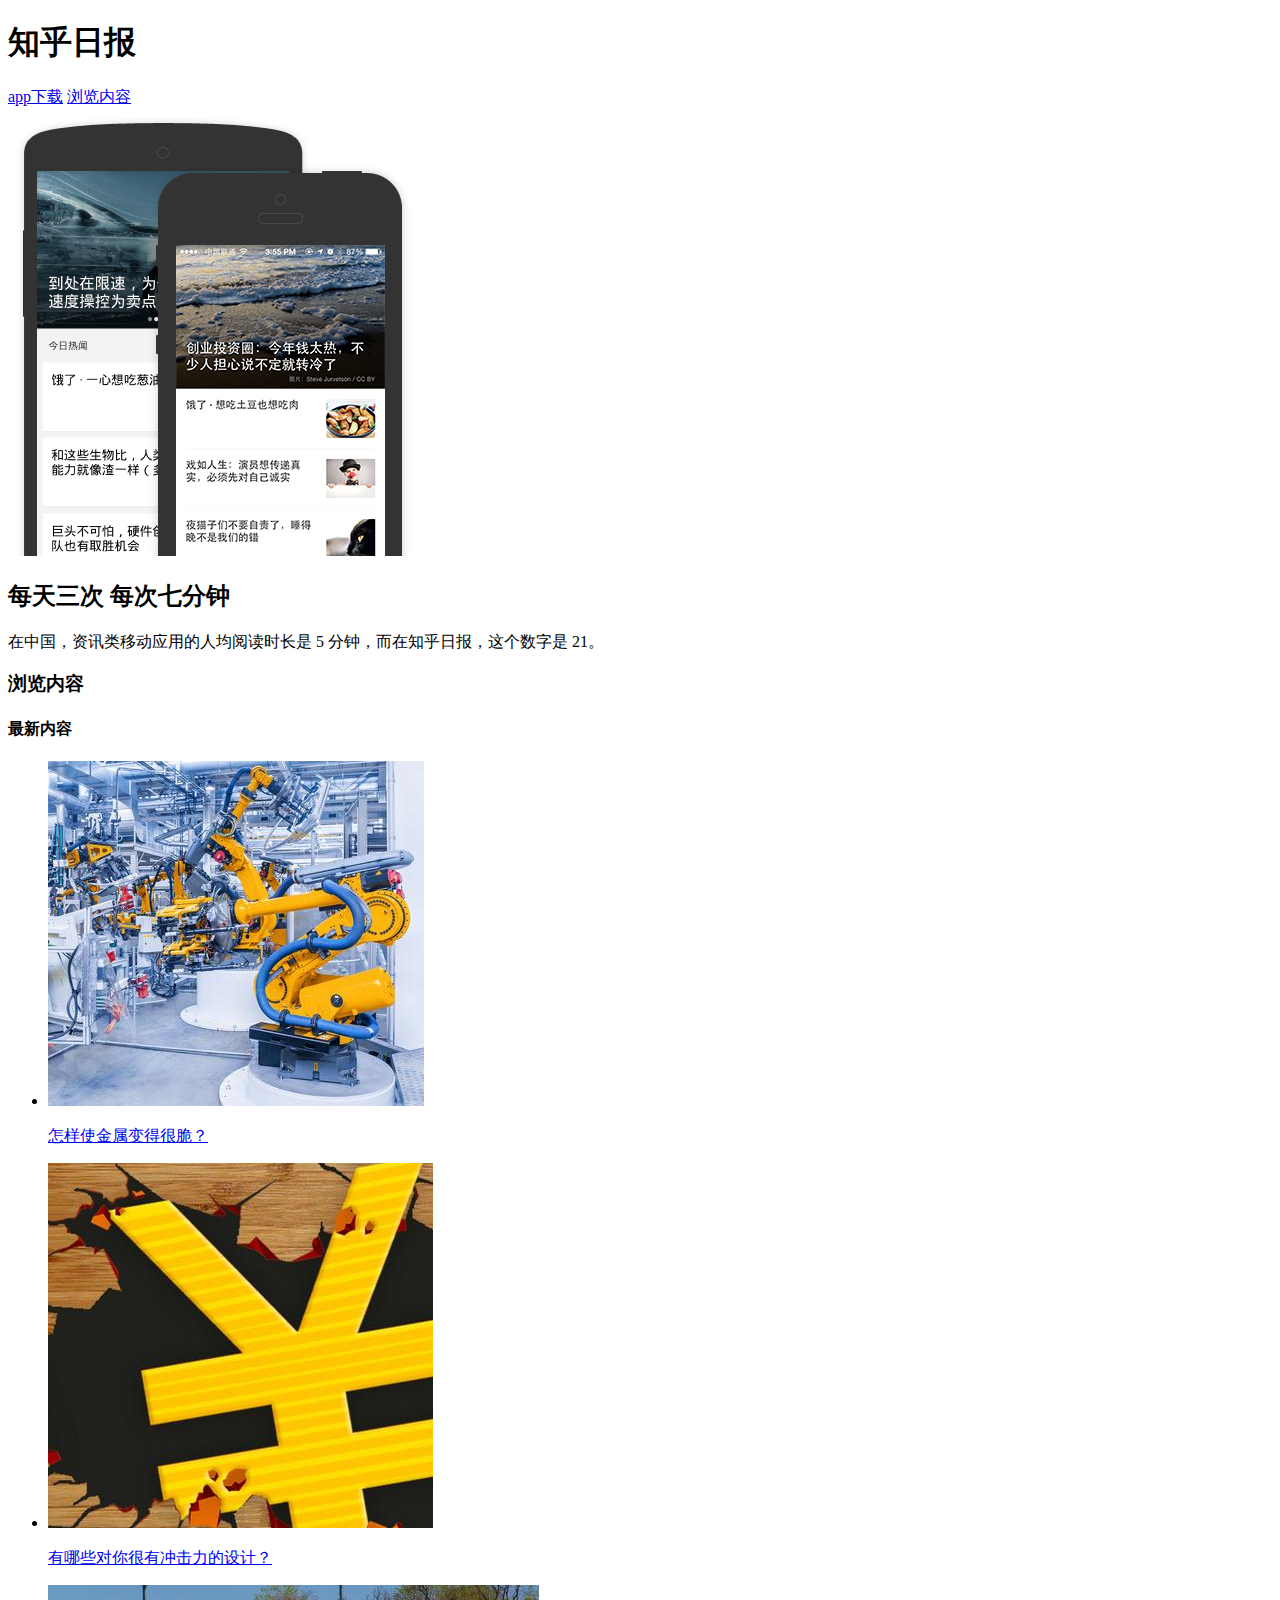
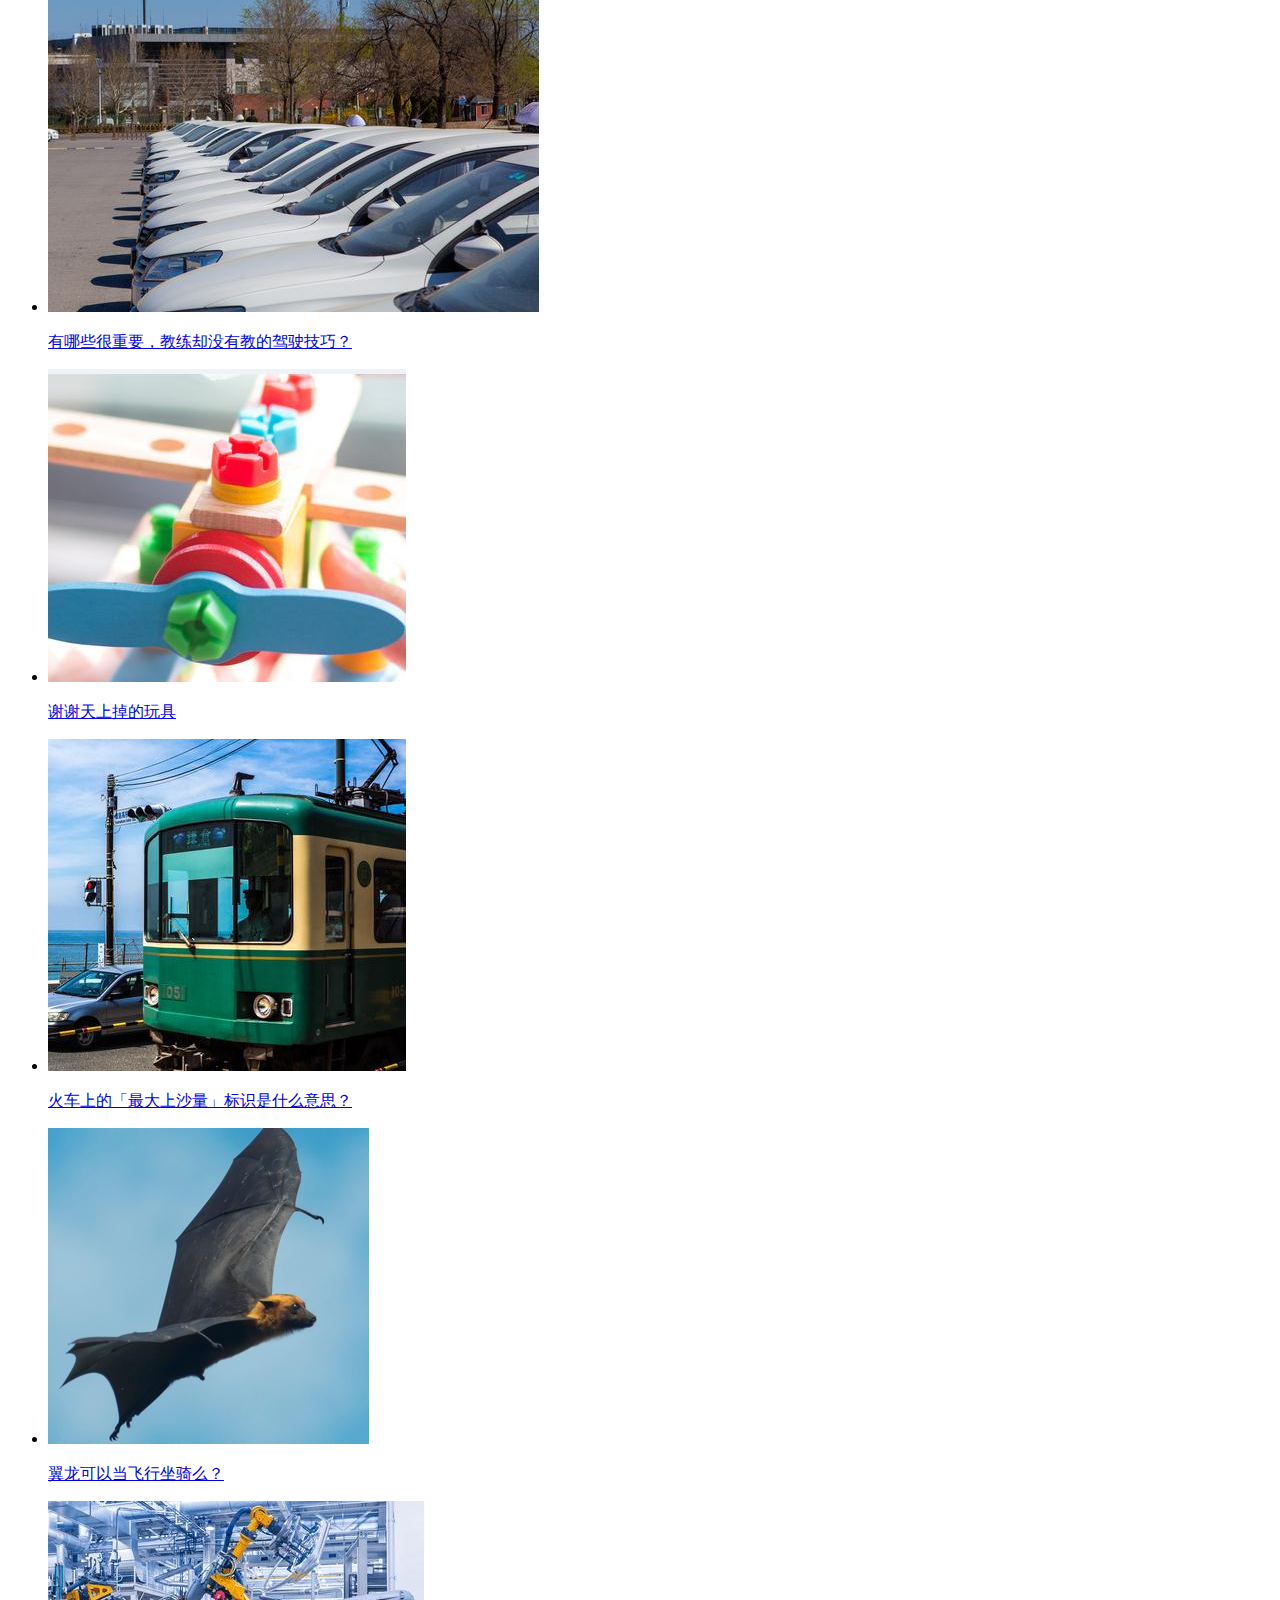
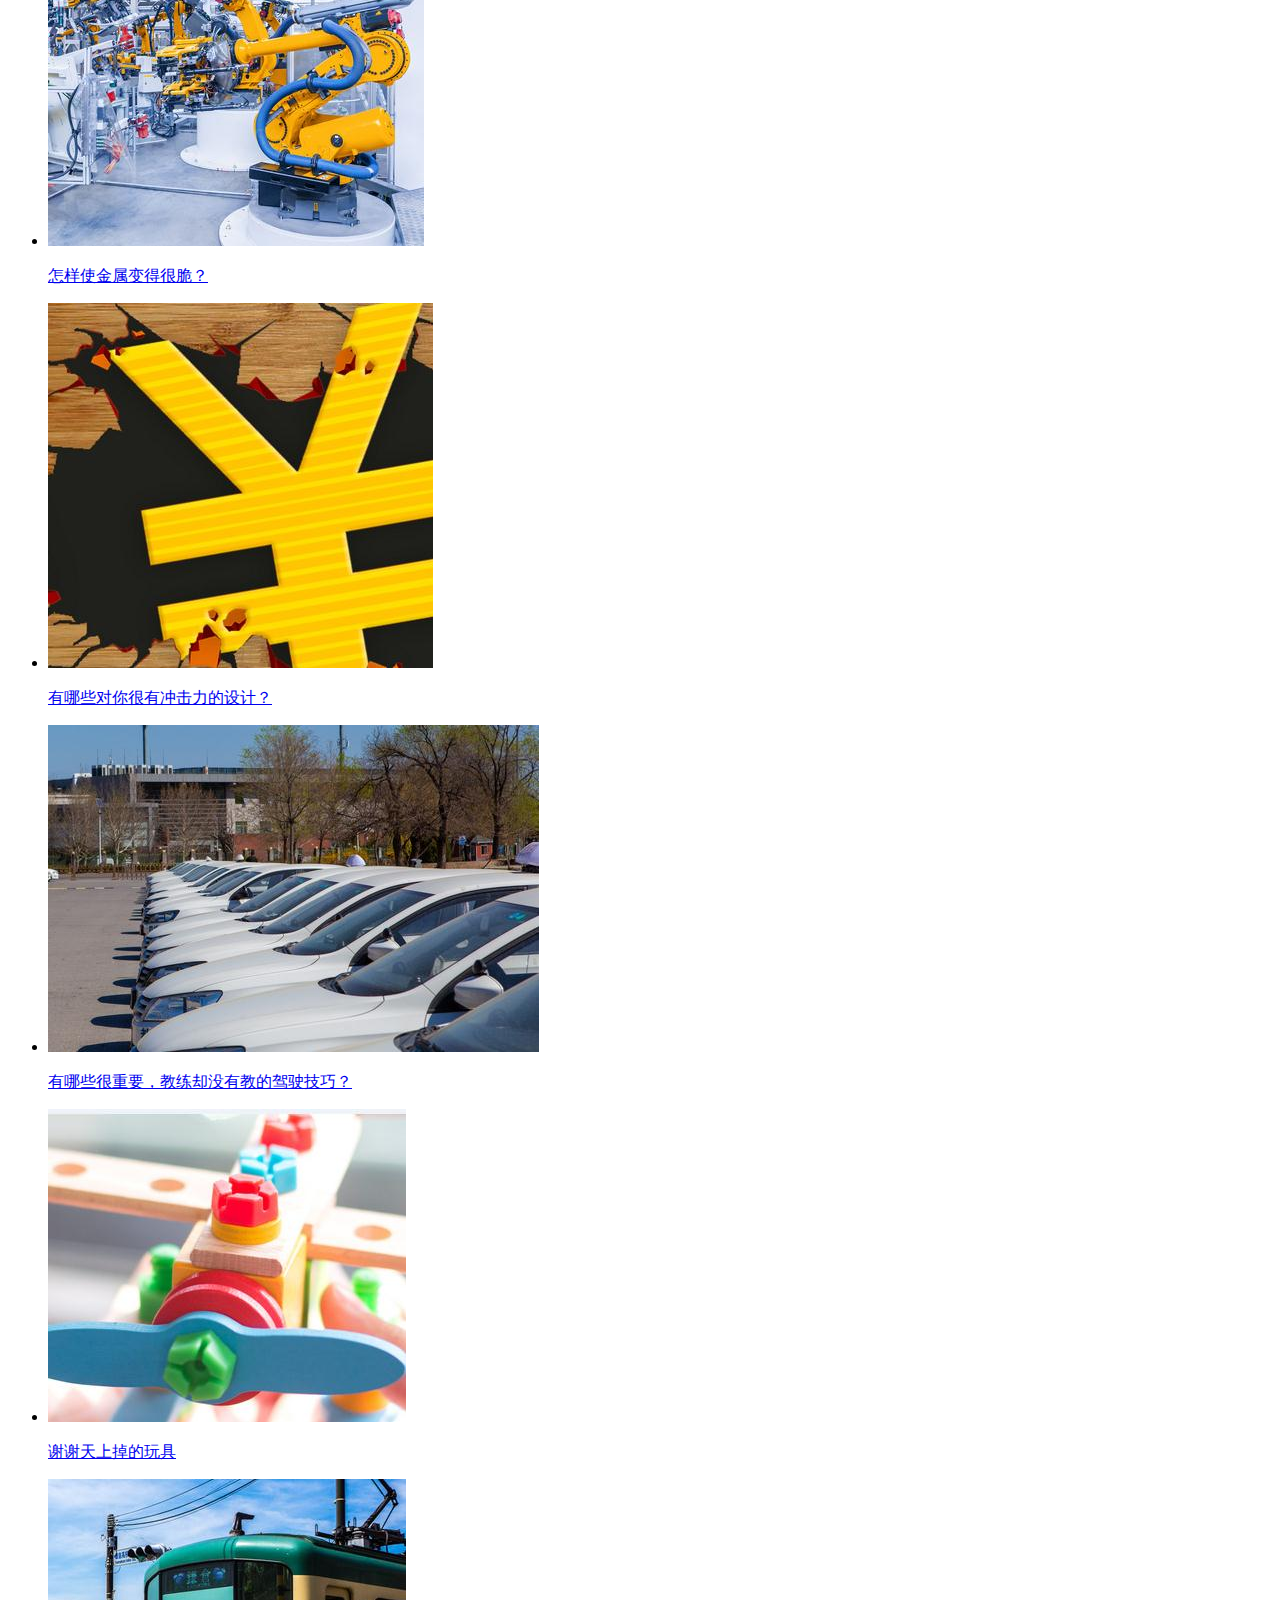
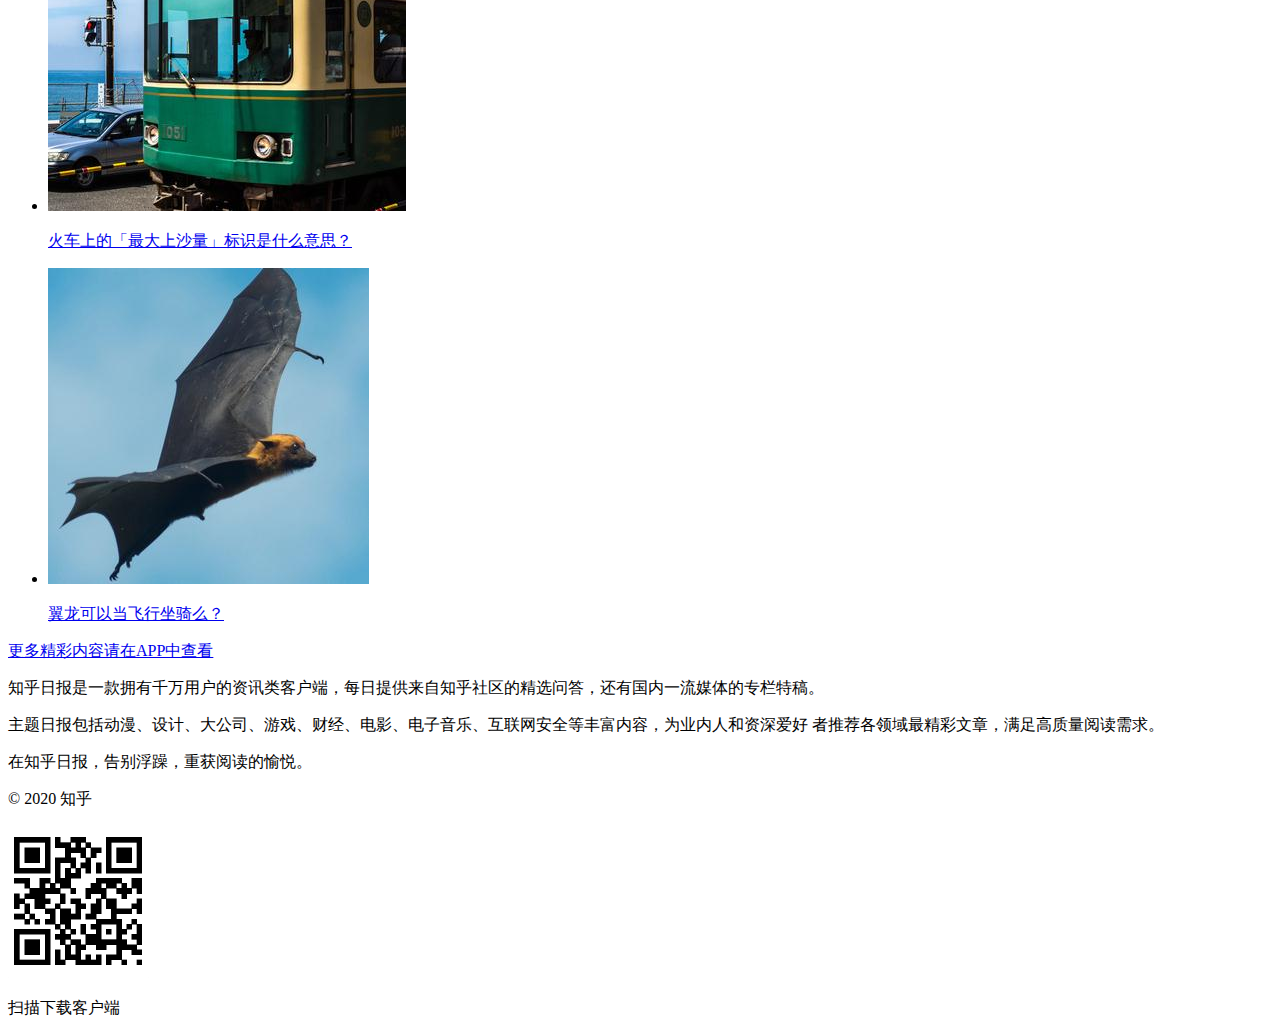
<file: 01 HTML和CSS/css/03制作网站首页/index.html>
<!DOCTYPE html>
<html>
  <head>
    <meta charset="utf-8" />
    <meta
      name="viewport"
      content="width=device-width, initial-scale=1.0, maximum-scale=1.0, user-scalable=0"
    />
    <meta name="apple-mobile-web-app-capable" content="yes" />
    <meta name="apple-mobile-web-app-status-bar-style" content="black" />
    <title>知乎日报 - 每天 3 次，每次 7 分钟</title>
    <link href="css/style.css" rel="stylesheet" />
  </head>

  <body id="body">
    <!--header start-->
    <header class="headerbox">
      <!--nav start-->
      <nav class="navbox">
        <h1>知乎日报</h1>
        <div class="navright">
          <a class="on" href="#body">app下载</a>
          <a href="#tabtitle">浏览内容</a>
        </div>
      </nav>
      <!--nav end-->
    </header>
    <!--header end-->
    <!--banner start-->
    <section class="banner">
      <div class="container">
        <div class="">
          <img
            src="images/phone_sample.png"
            alt="知乎日报应用截屏"
            class="phoneimg loaded"
          />
        </div>
        <div class="content">
          <h2>每天三次 每次七分钟</h2>
          <div class="info">
            在中国，资讯类移动应用的人均阅读时长是 5
            分钟，而在知乎日报，这个数字是 21。
          </div>
        </div>
      </div>
    </section>
    <!--banner end-->
    <!--tabtitle start-->
    <section class="tabtitle" id="tabtitle">
      <h3>浏览内容</h3>
      <h4>最新内容</h4>
    </section>
    <!--tabtitle end-->
    <!--list start-->
    <section class="list">
      <ul>
        <li>
          <a href="#">
            <img src="images/1.jpg" alt="" />
            <p>怎样使金属变得很脆？</p>
          </a>
        </li>
        <li>
          <a href="#">
            <img src="images/2.jpg" alt="" />
            <p>有哪些对你很有冲击力的设计？</p>
          </a>
        </li>
        <li>
          <a href="#">
            <img src="images/3.jpg" alt="" />
            <p>有哪些很重要，教练却没有教的驾驶技巧？</p>
          </a>
        </li>
        <li>
          <a href="#">
            <img src="images/5.jpg" alt="" />
            <p>谢谢天上掉的玩具</p>
          </a>
        </li>
        <li>
          <a href="#">
            <img src="images/6.jpg" alt="" />
            <p>火车上的「最大上沙量」标识是什么意思？</p>
          </a>
        </li>
        <li>
          <a href="#">
            <img src="images/7.jpg" alt="" />
            <p>翼龙可以当飞行坐骑么？</p>
          </a>
        </li>
        <li>
          <a href="#">
            <img src="images/1.jpg" alt="" />
            <p>怎样使金属变得很脆？</p>
          </a>
        </li>
        <li>
          <a href="#">
            <img src="images/2.jpg" alt="" />
            <p>有哪些对你很有冲击力的设计？</p>
          </a>
        </li>
        <li>
          <a href="#">
            <img src="images/3.jpg" alt="" />
            <p>有哪些很重要，教练却没有教的驾驶技巧？</p>
          </a>
        </li>
        <li>
          <a href="#">
            <img src="images/5.jpg" alt="" />
            <p>谢谢天上掉的玩具</p>
          </a>
        </li>
        <li>
          <a href="#">
            <img src="images/6.jpg" alt="" />
            <p>火车上的「最大上沙量」标识是什么意思？</p>
          </a>
        </li>
        <li>
          <a href="#">
            <img src="images/7.jpg" alt="" />
            <p>翼龙可以当飞行坐骑么？</p>
          </a>
        </li>
      </ul>
      <div class="more">
        <a href="#">更多精彩内容请在APP中查看</a>
      </div>
    </section>
    <!--list end-->
    <!--footer start-->
    <footer class="footer">
      <div class="footerBox">
        <div class="footerL">
          <p>
            知乎日报是一款拥有千万用户的资讯类客户端，每日提供来自知乎社区的精选问答，还有国内一流媒体的专栏特稿。
          </p>
          <p>
            主题日报包括动漫、设计、大公司、游戏、财经、电影、电子音乐、互联网安全等丰富内容，为业内人和资深爱好
            者推荐各领域最精彩文章，满足高质量阅读需求。
          </p>
          <p>在知乎日报，告别浮躁，重获阅读的愉悦。</p>
          <p>© 2020 知乎</p>
        </div>
        <div class="footerR">
          <img src="images/qr.png" alt="" />
          <p>扫描下载客户端</p>
        </div>
      </div>
    </footer>
    <!--footer end-->
  </body>
</html>
</file>
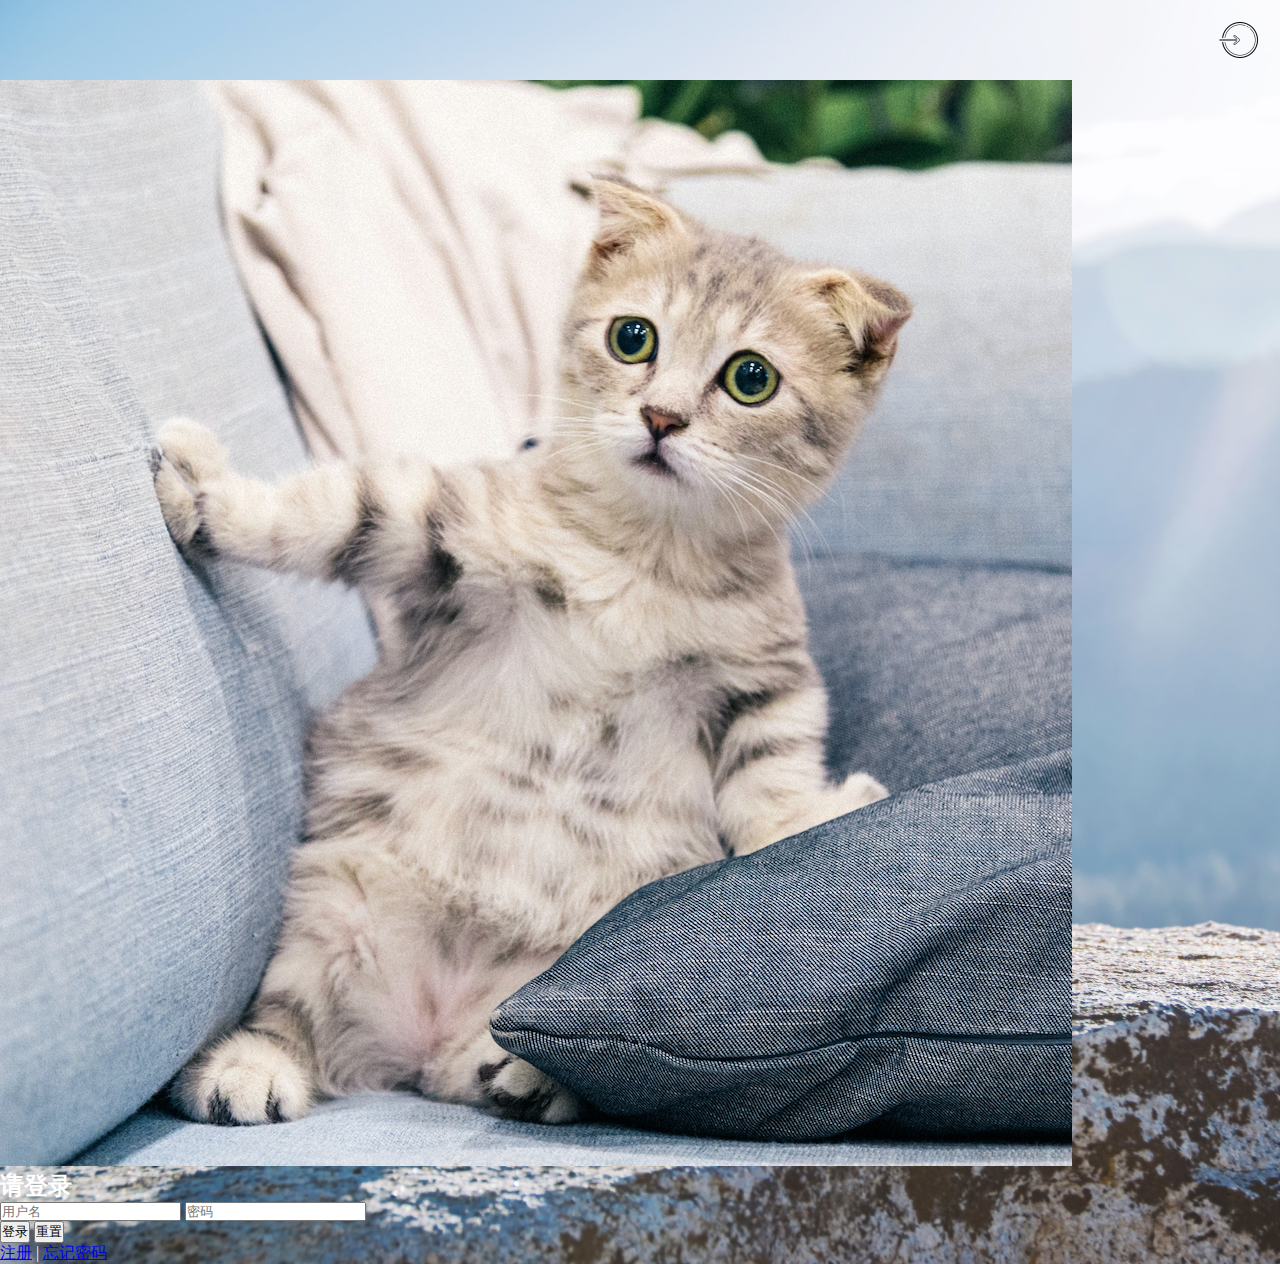
<file: 01 HTML和CSS/css/04给页面化个妆/index.html>
<!DOCTYPE html>
<html lang="en">

<head>
    <meta charset="UTF-8">
    <meta name="viewport" content="width=device-width, initial-scale=1.0">
    <title>登录页面</title>
    <link rel="stylesheet" href="./css/style.css">
</head>

<body>
    <div class="nav-bar">
        <img src="./images/icon.png">
    </div>
    <div class="content-container">
        <div class="content">
            <img src="./images/cat.png">
            <div class="form">
                <h2>请登录</h2>
                <form>
                    <input type="text" placeholder="用户名">
                    <input type="password" placeholder="密码">
                    <div class="btns">
                    <button type="submit">登录</button>
                    <button type="reset">重置</button>
                    </div>
                </form>
            </div>
            <div class="text">
                <a href="#">注册</a>
                <span>|</span>
                <a href="#">忘记密码</a>
            </div>
        </div>
    </div>
</body>

</html>
</file>
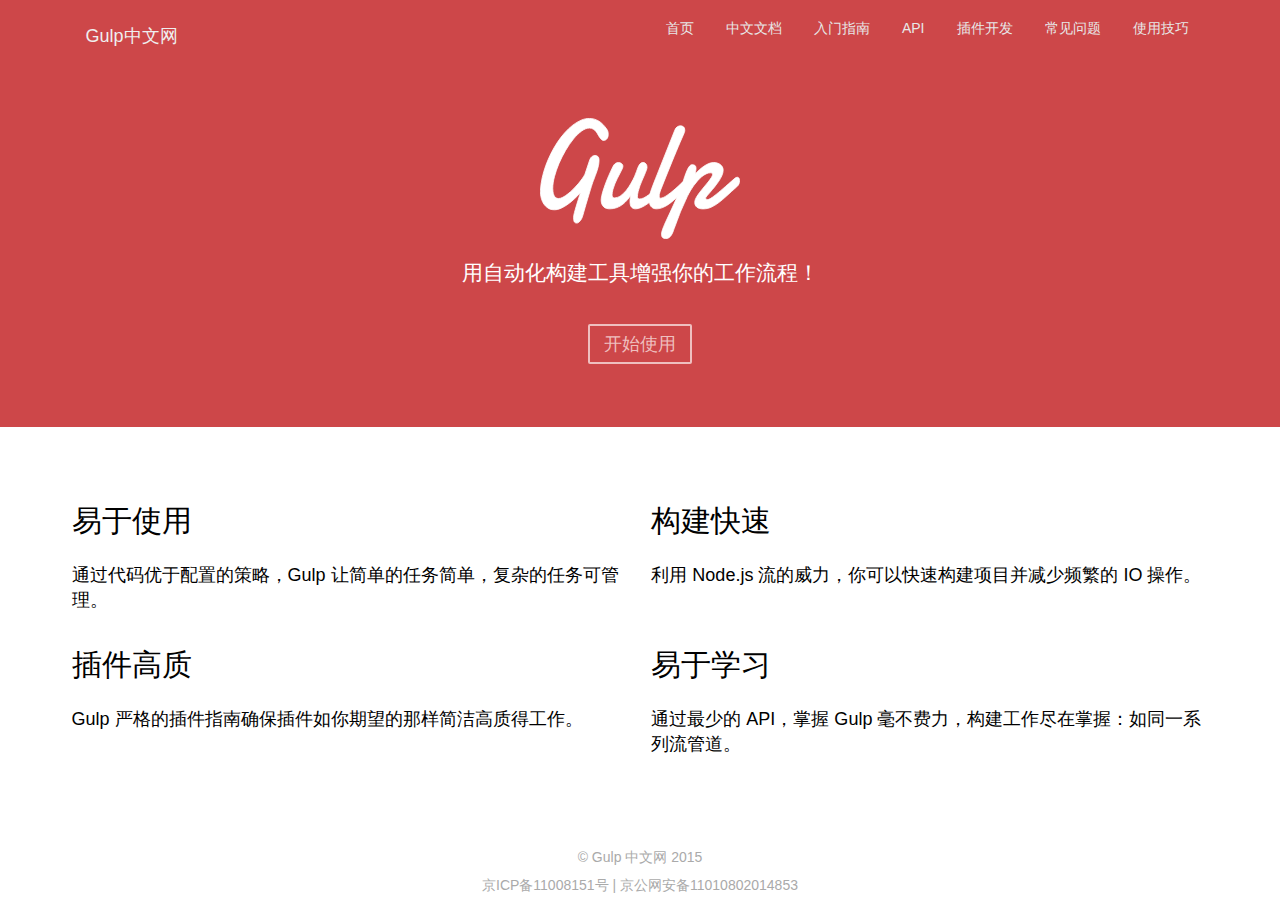
<file: 01 HTML和CSS/css/05响应式gulp中文网/index.html>
<!DOCTYPE html>
<html>
    <head>
        <meta charset="utf-8">
        <meta name="viewport" content="width=device-width, initial-scale=1.0, maximum-scale=1.0, user-scalable=no">
        <title>gulp.js - 基于流的自动化构建工具。 | gulp.js 中文网</title>
        <link rel="stylesheet" href="css/reset.css">
        <!-- TODO：补充代码-->
        <!-- <style>
            @media screen and (max-width: 1400px) {
                nav .content{
                    width: 900px;
                }
                main ul {
                    width: 900px;
                }}
            @media screen and (max-width: 900px) {
                nav .content{
                    width: 700px;
                }
                main ul {
                    width: 700px;
                }
             }
            @media screen and (max-width: 650px) {
                nav .content .list {
                    display: none;
                }
                nav .content .menu {
                    display: block;
                    position: absolute;
                    top: 15px;
                    right: 10px;
                }
                main.clear section,
                main.clear ul,
                main.clear ul li {
                    width: 100%;
                }
            }
        </style> -->
        <style media="screen">
            body {
                font-family: "Helvetica Neue", "Helvetica", "Lucida Grande", "Arial", "Hiragino Sans GB", "Microsoft Yahei", "WenQuanYi Micro Hei", "sans-serif";
                font-weight: normal;
            }
            .container > nav {
                position: fixed;
                top: 0;
                left: 0;
                width: 100%;
                height: 51px;
                background-color: #CD4749;
            }

            main header {
                height: 427px;
                background-color: #CD4749;
                text-align: center;
            }
            main header img {
                margin-top: 118px;
                width: 200px;
            }
            main header h3 {
                color: white;
                margin-top: 16px;
                font-size: 21px;
                font-weight: 200;
            }
            main header div:last-child {
                margin-top: 45px;
            }
            main header span {
                color: #efbfbf;
                box-shadow: inset 0 0 0 2px #efbfbf;
                border-radius: 2px;
                background-color: transparent;
                padding: 10px 16px;
                font-size: 18px;
            }
            main header span:hover {
                color: white;
                box-shadow: inset 0 0 0 2px white;
                border-color: white;
            }

            main section {
                width: 1137px;
                margin: 74px auto 0;
            }


            main ul {
                /*overflow: hidden;*/
            }
            main ul li {
                float: left;
                width: 49%;
                height: 144px;
            }
            main ul li:nth-child(even) {
                margin-left: 2%;
            }
            main li h3 {
                margin-bottom: 21px;
                font-size: 30px;
                font-weight: 200;
            }
            main li p {
                margin-bottom: 57px;
                font-size: 18px;
                line-height: 1.4em;
            }






            .container footer {
                font-size: 14px;
                margin-top: 60px;
                text-align: center;
                color: #aaa;
            }
            footer p {
                margin-bottom: 10px;
            }
            footer a {
                color: #aaa;
            }

        </style>
        <style media="screen">
            nav .content {
                margin: 0 auto;
                width: 1129px;
                /*height: 100%;*/
                overflow: hidden;
            }
            nav h1 {
                float: left;
                font-weight: normal;
                margin-top: 13px;
            }
            nav h1 a {
                color: #efefef;
                font-size: 18px;
                margin-left: 10px;
                /*line-height: 20px;*/
            }
            nav .menu {
                float: right;
                width: 22px;
                height: 14px;
                border: 1px solid white;
                border-radius: 3px;
                padding: 9px 10px;
                display: none;
                margin-right: 10px;
            }
            nav .menu span {
                display: inline-block;
                background-color: white;
                width: 22px;
                height: 2px;
                float: left;
                margin-bottom: 4.5px;
            }
            nav .list {
                float: right;
            }
            nav .list ul li {
                float: left;
                margin-top: 18px;
            }
            nav .list ul li a {
                color: #e8e8e8;
                font-size: 14px;
                line-height: 20px;
                margin: 0 16px;
            }
            nav .list li:hover a {
                color: white;
            }
        </style>

    </head>
    <body>

        <div class="container">

            <nav>
                <div class="content">
                    <h1>
                        <a href="#">Gulp中文网</a>
                        <section class="menu">
                            <span></span>
                            <span></span>
                            <span></span>
                        </section>
                    </h1>
                    <div class="list">
                        <ul class="clear">
                            <li><a href="#">首页</a></li>
                            <li><a href="#">中文文档</a></li>
                            <li><a href="#">入门指南</a></li>
                            <li><a href="#">API</a></li>
                            <li><a href="#">插件开发</a></li>
                            <li><a href="#">常见问题</a></li>
                            <li><a href="#">使用技巧</a></li>
                        </ul>
                    </div>
                </div>
            </nav>

            <main class="clear">
                <!-- 红色背景的头部区域 -->
                <header>
                    <div>
                        <img src="imgs/gulp-white-text.svg" alt="" />
                    </div>
                    <h3>用自动化构建工具增强你的工作流程！</h3>
                    <div>
                        <span>开始使用</span>
                    </div>
                </header>

                <!-- 中间列表内容 -->
                <section>
                    <ul>
                        <li>
                            <h3>易于使用</h3>
                            <p>通过代码优于配置的策略，Gulp 让简单的任务简单，复杂的任务可管理。</p>
                        </li>
                        <li>
                            <h3>构建快速</h3>
                            <p>利用 Node.js 流的威力，你可以快速构建项目并减少频繁的 IO 操作。</p>
                        </li>
                        <li>
                            <h3>插件高质</h3>
                            <p>Gulp 严格的插件指南确保插件如你期望的那样简洁高质得工作。</p>
                        </li>
                        <li>
                            <h3>易于学习</h3>
                            <p>通过最少的 API，掌握 Gulp 毫不费力，构建工作尽在掌握：如同一系列流管道。</p>
                        </li>
                    </ul>
                </section>
            </main>
            <footer>
                <p>© Gulp 中文网 2015</p>
                <p><a href="#">京ICP备11008151号</a> | 京公网安备11010802014853</p>
            </footer>
        </div>
    </body>
    <script src="js/jquery-2.2.3.js" charset="utf-8"></script>
    <script type="text/javascript">
        $(function () {
        });
    </script>
</html>
</file>
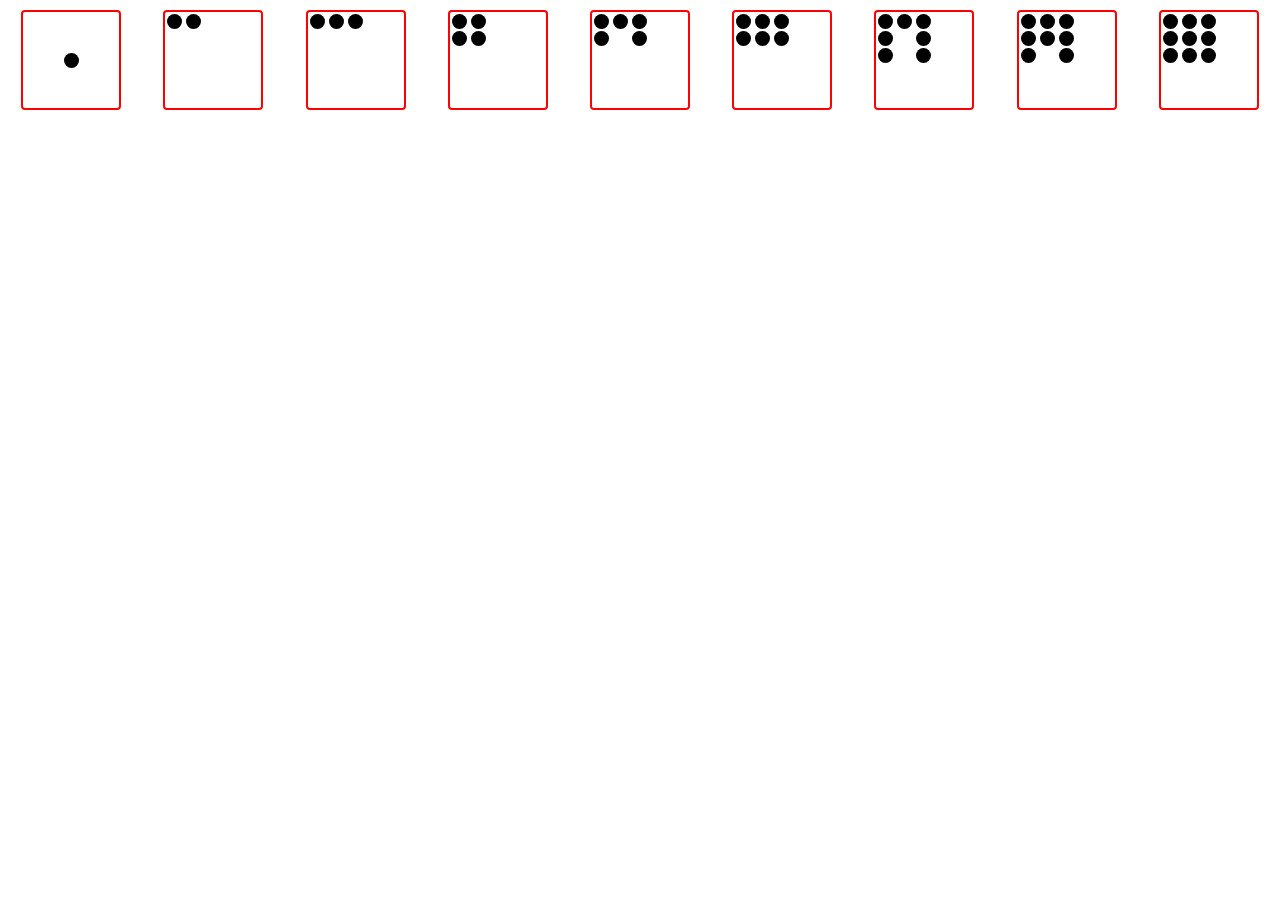
<file: 01 HTML和CSS/flex布局/01flex经典骰子布局/index.html>
<!DOCTYPE html>
<html lang="en">

<head>
    <meta charset="UTF-8" />
    <meta name="viewport" content="width=device-width, initial-scale=1.0" />
    <title>骰子布局</title>
    <style>
        body {
            margin: 10px 0 0 0;
            display: flex;
            justify-content: space-around;
        }
        
        body>div {
            display: flex;
            width: 100px;
            height: 100px;
            border-radius: 4px;
            border: 2px solid red;
            box-sizing: border-box;
        }
        
        p {
            width: 15px;
            height: 15px;
            background-color: black;
            border-radius: 50%;
            margin: 2px;
        }
        
        .div1 {
            justify-content: center;
            align-items: center;
        }
        
    /*TODO:请补全剩余骰子布局代码*/
    /* .div2 {
        justify-content: space-around;
        align-items: center;
        flex-direction: column;
    }

    .div3 {
        justify-content: space-around;
    }

    .div3 p:nth-child(1) {
        align-self: flex-start;
    }

    .div3 p:nth-child(2) {
        align-self: center;
    }

    .div3 p:nth-child(3) {
        align-self: flex-end;
    }



    .div4,
    .div5,
    .div6,
    .div7,
    .div8,
    .div9 {
        flex-direction: column;
        justify-content: space-around;
    }

    .div4 div,
    .div5 div,
    .div6 div,
    .div7 div,
    .div8 div,
    .div9 div {
        display: flex;
        justify-content: space-around;
    }

    .div8 div {
        justify-content: space-between;
    } */
    </style>
</head>

<body>
    <!--骰子1-->
    <div class="div1">
        <p></p>
    </div>
    <!--骰子2-->
    <div class="div2">
        <p></p>
        <p></p>
    </div>
    <!--骰子3-->
    <div class="div3">
        <p></p>
        <p></p>
        <p></p>
    </div>
    <!--骰子4-->
    <div class="div4">
        <div>
            <p></p>
            <p></p>
        </div>
        <div>
            <p></p>
            <p></p>
        </div>
    </div>
    <!--骰子5-->
    <div class="div5">
        <div>
            <p></p>
            <p></p>
        </div>
        <div>
            <p></p>
        </div>
        <div>
            <p></p>
            <p></p>
        </div>
    </div>
    <!--骰子6-->
    <div class="div6">
        <div>
            <p></p>
            <p></p>
        </div>
        <div>
            <p></p>
            <p></p>
        </div>
        <div>
            <p></p>
            <p></p>
        </div>
    </div>
    <!--骰子7-->
    <div class="div7">
        <div>
            <p></p>
            <p></p>
            <p></p>
        </div>
        <div>
            <p></p>
        </div>
        <div>
            <p></p>
            <p></p>
            <p></p>
        </div>
    </div>
    <!--骰子8-->
    <div class="div8">
        <div>
            <p></p>
            <p></p>
            <p></p>
        </div>
        <div>
            <p></p>
            <p></p>
        </div>
        <div>
            <p></p>
            <p></p>
            <p></p>
        </div>
    </div>
    <!--骰子9-->
    <div class="div9">
        <div>
            <p></p>
            <p></p>
            <p></p>
        </div>
        <div>
            <p></p>
            <p></p>
            <p></p>
        </div>
        <div>
            <p></p>
            <p></p>
            <p></p>
        </div>
    </div>
</body>

</html>
</file>
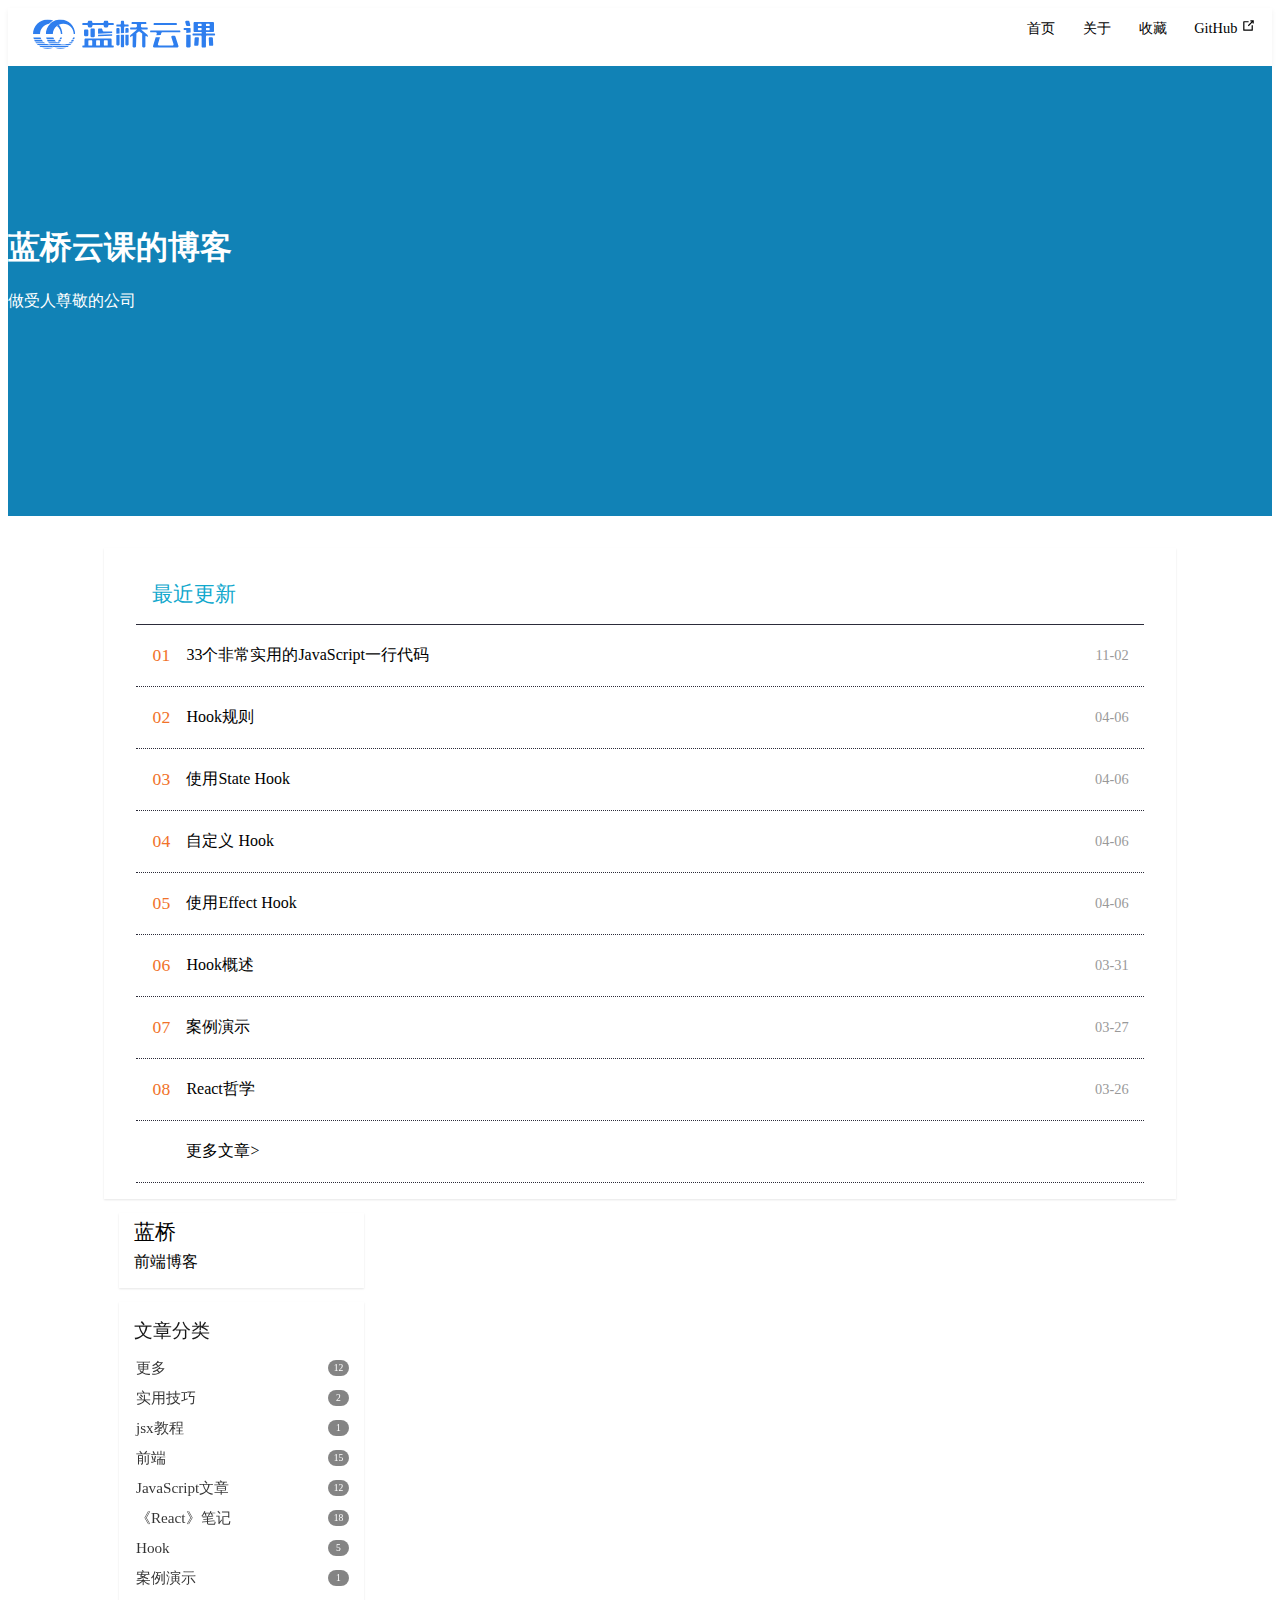
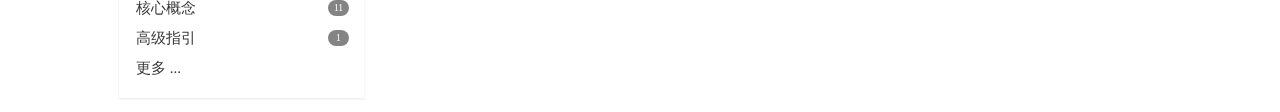
<file: 01 HTML和CSS/flex布局/02个人博客/index.html>
<!DOCTYPE html>
<html lang="en">

<head>
	<meta charset="UTF-8">
	<meta http-equiv="X-UA-Compatible" content="IE=edge">
	<meta name="viewport" content="width=device-width, initial-scale=1.0">
	<title>Document</title>
	<link rel="stylesheet" href="index.css">
</head>

<body class="theme-mode-dark">
	<div class="theme-container sidebar-open no-sidebar">
		<header class="navbar blur">
			<!-- logo -->
			<a class="home-link">
				<img src="./logo.svg" class="logo">
			</a>
			<!-- 导航头部右侧内容 -->
			<div class="links" style="max-width: 863px;">
				<!-- 导航文字 -->
				<nav class="nav-links can-hide">
					<div class="nav-item">
						<a class="nav-link">首页</a>
					</div>

					<div class="nav-item">
						<a class="nav-link">关于</a>
					</div>
					<div class="nav-item">
						<a class="nav-link">收藏</a>
					</div>
					<!-- github图标 -->
					<a class="repo-link">
						GitHub
						<span><svg xmlns="http://www.w3.org/2000/svg" aria-hidden="true" focusable="false" x="0px"
								y="0px" viewBox="0 0 100 100" width="15" height="15" class="icon outbound">
								<path fill="currentColor"
									d="M18.8,85.1h56l0,0c2.2,0,4-1.8,4-4v-32h-8v28h-48v-48h28v-8h-32l0,0c-2.2,0-4,1.8-4,4v56C14.8,83.3,16.6,85.1,18.8,85.1z">
								</path>
								<polygon fill="currentColor"
									points="45.7,48.7 51.3,54.3 77.2,28.5 77.2,37.2 85.2,37.2 85.2,14.9 62.8,14.9 62.8,22.9 71.5,22.9">
								</polygon>
							</svg>
						</span>
					</a>
				</nav>
			</div>
		</header>
		<!-- banner 部分 -->
		<div class="home-wrapper">
			<div class="banner">
				<div class="banner-conent" style="padding-top: 7rem;">
					<header class="hero">
						<!---->
						<h1 id="main-title">
							蓝桥云课的博客
						</h1>
						<p class="description">
							做受人尊敬的公司
						</p>
						<!---->
					</header>
					<!---->
				</div>
				<!---->
			</div>
			<!-- 内容部分 -->
			<div class="main-wrapper">
				<div class="main-left">
					<div class="card-box article-list">
						<div class="article-title">
							<a class="iconfont icon-bi">最近更新</a>
						</div>
						<div class="article-wrapper">
							<dl>
								<dd>01</dd>
								<dt>
									<a>
										<div>
											33个非常实用的JavaScript一行代码
											<!---->
										</div>
									</a>
									<span class="date">11-02</span>
								</dt>
							</dl>
							<dl>
								<dd>02</dd>
								<dt>
									<a>
										<div>
											Hook规则
											<!---->
										</div>
									</a> <span class="date">04-06</span>
								</dt>
							</dl>
							<dl>
								<dd>03</dd>
								<dt>
									<a>
										<div>
											使用State Hook
											<!---->
										</div>
									</a>
									<span class="date">04-06</span>
								</dt>
							</dl>
							<dl>
								<dd>04</dd>
								<dt>
									<a>
										<div>
											自定义 Hook
											<!---->
										</div>
									</a>
									<span class="date">04-06</span>
								</dt>
							</dl>
							<dl>
								<dd>05</dd>
								<dt>
									<a>
										<div>
											使用Effect Hook
											<!---->
										</div>
									</a>
									<span class="date">04-06</span>
								</dt>
							</dl>
							<dl>
								<dd>06</dd>
								<dt>
									<a>
										<div>
											Hook概述
											<!---->
										</div>
									</a>
									<span class="date">03-31</span>
								</dt>
							</dl>
							<dl>
								<dd>07</dd>
								<dt><a href="/pages/87146f/" class="">
										<div>
											案例演示
											<!---->
										</div>
									</a> <span class="date">03-27</span></dt>
							</dl>
							<dl>
								<dd>08</dd>
								<dt>
									<a class="">
										<div>
											React哲学
											<!---->
										</div>
									</a>
									<span class="date">03-26</span>
								</dt>
							</dl>
							<dl>
								<dd></dd>
								<dt>
									<a>更多文章&gt;</a>
								</dt>
							</dl>
						</div>
					</div>

				</div>

				<div class="main-right">
					<!-- 右侧头像和简介 -->
					<aside class="blogger-wrapper card-box">

						<!---->
						<div class="blogger"><span class="name">蓝桥</span> <span class="slogan">前端博客</span></div>
					</aside>
					<!-- 右侧文章分类 -->
					<div class="categories-wrapper card-box">
						<a class="title iconfont icon-wenjianjia" title="全部分类">文章分类</a>
						<div class="categories">
							<a class="">
								更多
								<span>12</span>
							</a>
							<a class="">
								实用技巧
								<span>2</span>
							</a>
							<a class="">
								jsx教程
								<span>1</span></a>
							<a class="">
								前端
								<span>15</span>
							</a>
							<a class="">
								JavaScript文章
								<span>12</span>
							</a>
							<a class="">
								《React》笔记
								<span>18</span>
							</a>
							<a class="">
								Hook
								<span>5</span>
							</a>
							<a class="">
								案例演示
								<span>1</span>
							</a>
							<a class="">
								核心概念
								<span>11</span>
							</a>
							<a class="">
								高级指引
								<span>1</span>
							</a>
							<a class="more">更多 ...</a>

						</div>
					</div>
				</div>
			</div>

		</div>
</body>

</html>
</file>
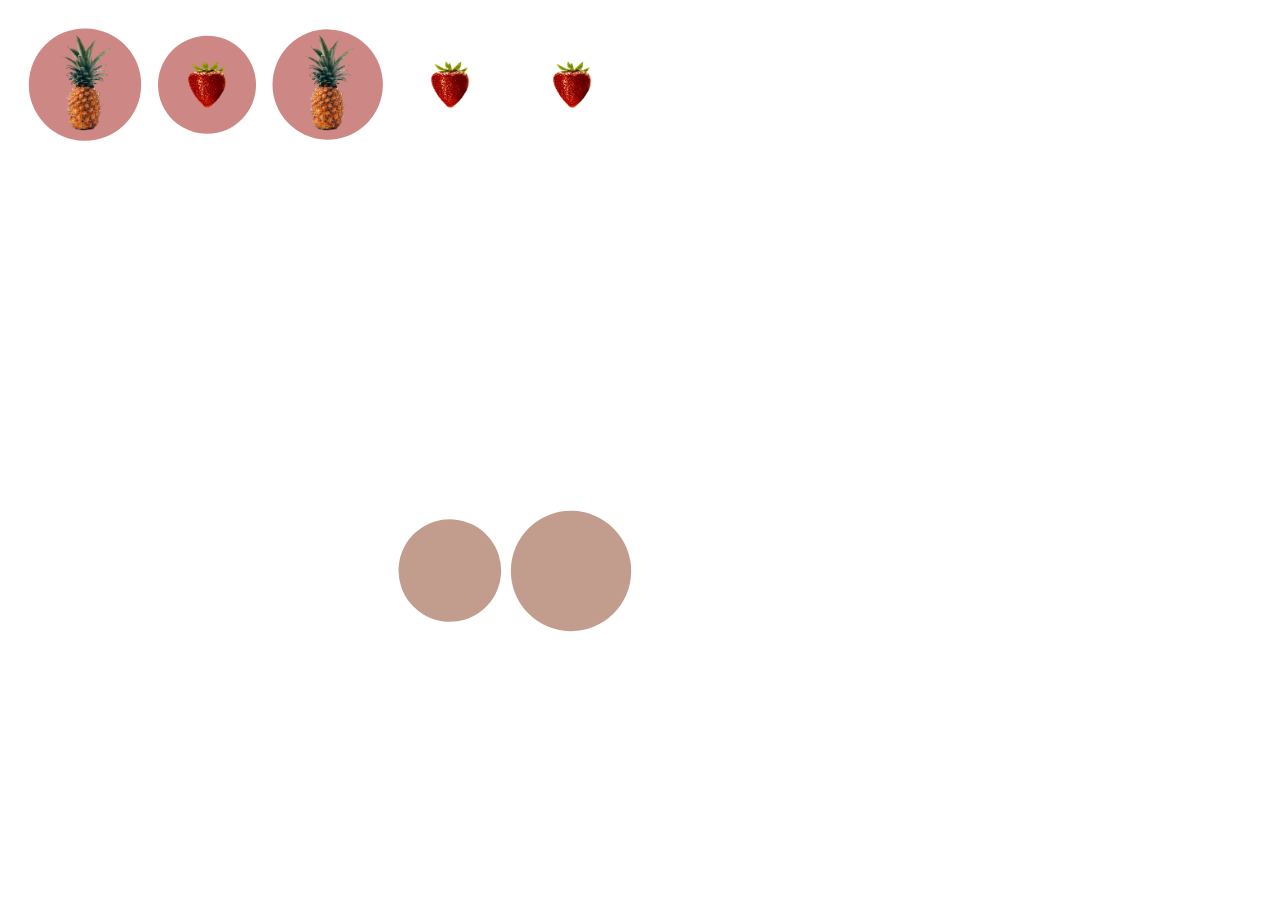
<file: 01 HTML和CSS/flex布局/03水果摆盘/index.html>
<!DOCTYPE html>
<html lang="en">

<head>
	<meta charset="UTF-8">
	<meta http-equiv="X-UA-Compatible" content="IE=edge">
	<meta name="viewport" content="width=device-width, initial-scale=1.0">
	<title>Document</title>
	<link rel="stylesheet" href="index.css">
</head>

<body>
	<div id="board">
		<div id="pond">
			<div class="frog yellow">
				<div class="bg animated pulse infinite"></div>
			</div>
			<div class="frog green">
				<div class="bg animated pulse infinite"></div>
			</div>
			<div class="frog yellow">
				<div class="bg animated pulse infinite"></div>
			</div>
			<div class="frog green">
				<div class="bg animated pulse infinite"></div>
			</div>
			<div class="frog green">
				<div class="bg animated pulse infinite"></div>
			</div>
		</div>
		<div id="background">
			<div class="lilypad yellow" style="align-self: flex-end; order: 2;">
				<div class="bg" style="transform: scale(0.84003) rotate(229.647deg);"></div>
			</div>
			<div class="lilypad green">
				<div class="bg" style="transform: scale(0.920888) rotate(270.938deg);"></div>
			</div>
			<div class="lilypad yellow" style="align-self: flex-end; order: 2;">
				<div class="bg" style="transform: scale(0.986074) rotate(0.647772deg);"></div>
			</div>
			<div class="lilypad green">
				<div class="bg" style="transform: scale(0.802433) rotate(325.245deg);"></div>
			</div>
			<div class="lilypad green">
				<div class="bg" style="transform: scale(0.903708) rotate(203.839deg);"></div>
			</div>
		</div>


	</div>
</body>

</html>
</file>
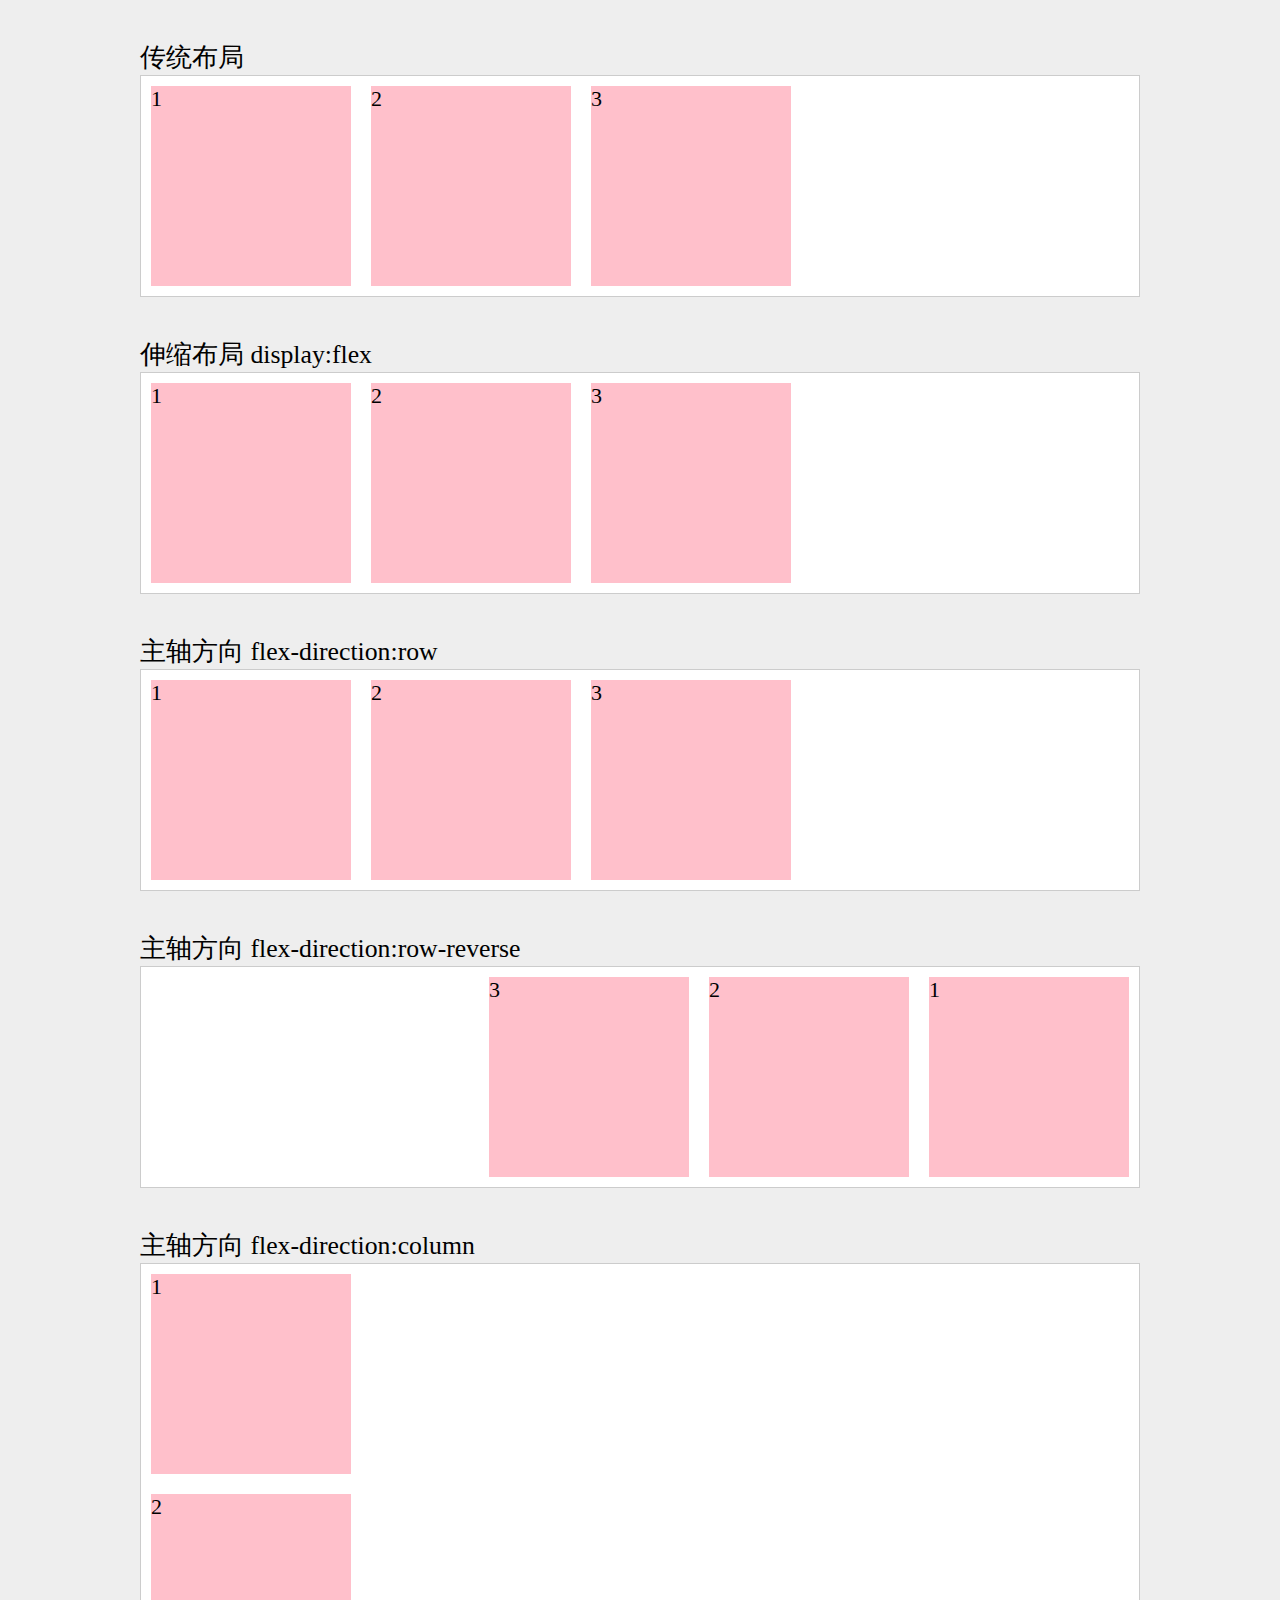
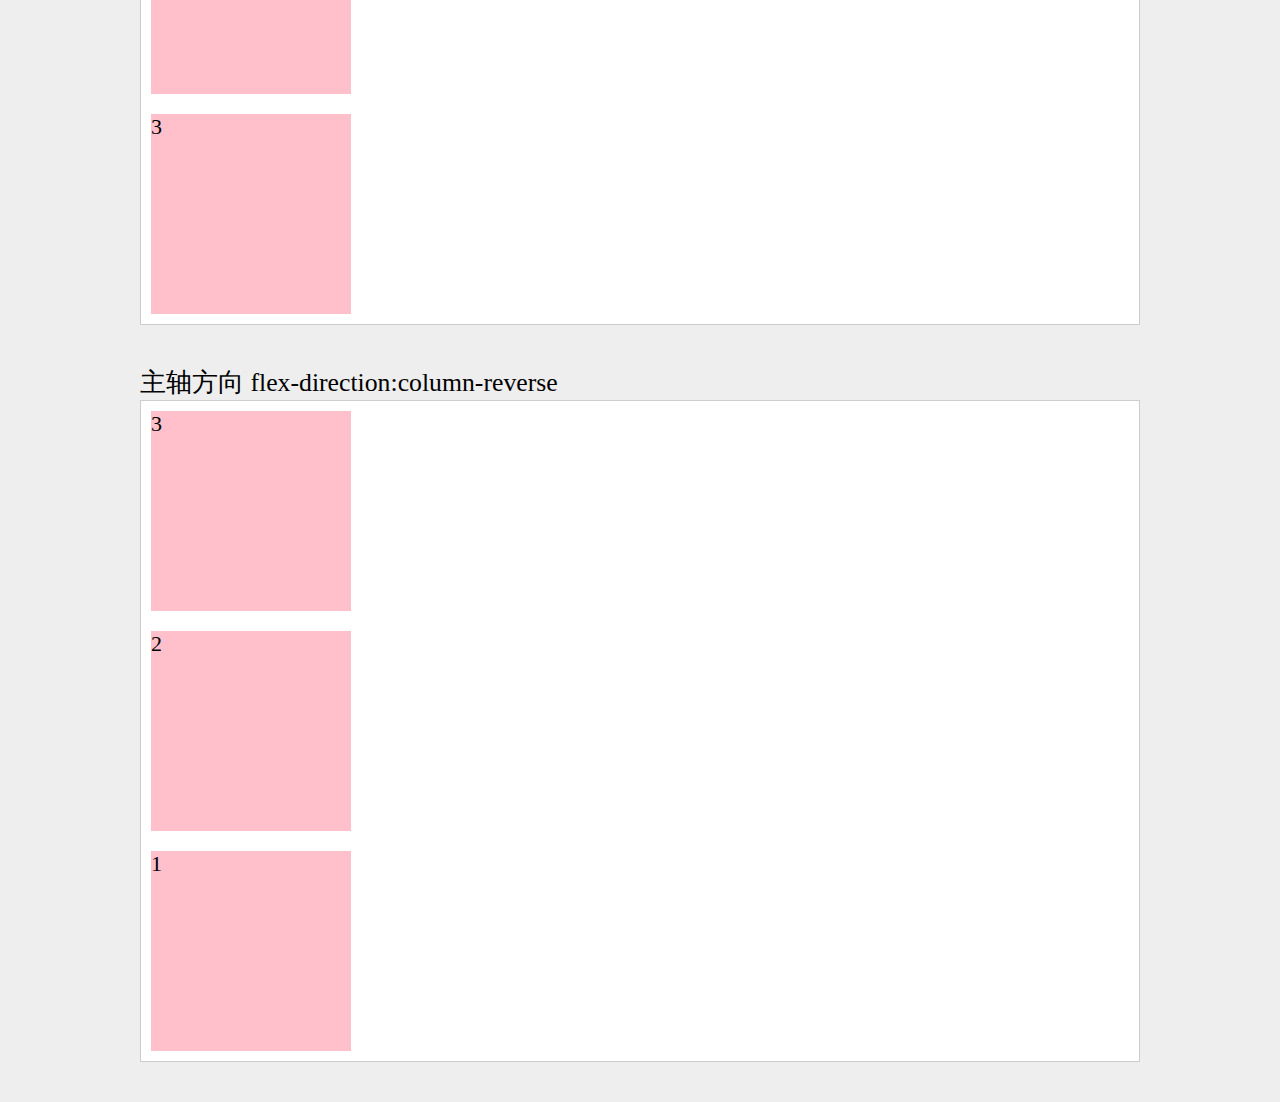
<file: 01 HTML和CSS/flex布局/demo.html>
<!DOCTYPE html>
<html>
<head lang="en">
    <meta charset="UTF-8">
    <title></title>
    <style>
        *{
            margin: 0;
            padding: 0;
            list-style: none;
        }
       body{
           background-color: #eee;
           font-family: "Microsoft Yahei";
           font-size:22px;
       }

        h3{
            font-weight: normal;
        }
        section{
            width: 1000px;

            margin:40px auto;
        }

        ul{
            background-color: #fff;
            border: 1px solid #ccc;

        }

        ul li{
            width: 200px;
            height: 200px;
            background-color: pink;
            margin:10px;
        }
        section:nth-child(1) ul{
            overflow: hidden; /* 清除浮动 */
        }
        section:nth-child(1) ul li{
            float: left;
        }
        /* 设置伸缩盒子*/
        section:nth-child(2) ul{
            display: flex;
        }

        section:nth-child(3) ul{
            /* 设置伸缩布局*/
            display: flex;
            /* 设置主轴方向*/
            flex-direction: row;
        }

        section:nth-child(4) ul{
            /* 设置伸缩布局*/
            display: flex;
            /* 设置主轴方向 :水平翻转*/
            flex-direction: row-reverse;
        }

        section:nth-child(5) ul{
            /* 设置伸缩布局*/
            display: flex;
            /* 设置主轴方向 :垂直*/
            flex-direction: column;
        }

        section:nth-child(6) ul{
            /* 设置伸缩布局*/
            display: flex;
            /* 设置主轴方向 :垂直*/
            flex-direction: column-reverse;
        }
    </style>
</head>
<body>
    <section>
        <h3>传统布局</h3>
        <ul>
            <li>1</li>
            <li>2</li>
            <li>3</li>
        </ul>
    </section>

    <section>
        <h3>伸缩布局 display:flex</h3>
        <ul>
            <li>1</li>
            <li>2</li>
            <li>3</li>
        </ul>
    </section>

    <section>
        <h3>主轴方向 flex-direction:row</h3>
        <ul>
            <li>1</li>
            <li>2</li>
            <li>3</li>
        </ul>
    </section>

    <section>
        <h3>主轴方向 flex-direction:row-reverse</h3>
        <ul>
            <li>1</li>
            <li>2</li>
            <li>3</li>
        </ul>
    </section>

    <section>
        <h3>主轴方向 flex-direction:column</h3>
        <ul>
            <li>1</li>
            <li>2</li>
            <li>3</li>
        </ul>
    </section>

    <section>
        <h3>主轴方向 flex-direction:column-reverse</h3>
        <ul>
            <li>1</li>
            <li>2</li>
            <li>3</li>
        </ul>
    </section>
</body>
</html>
</file>
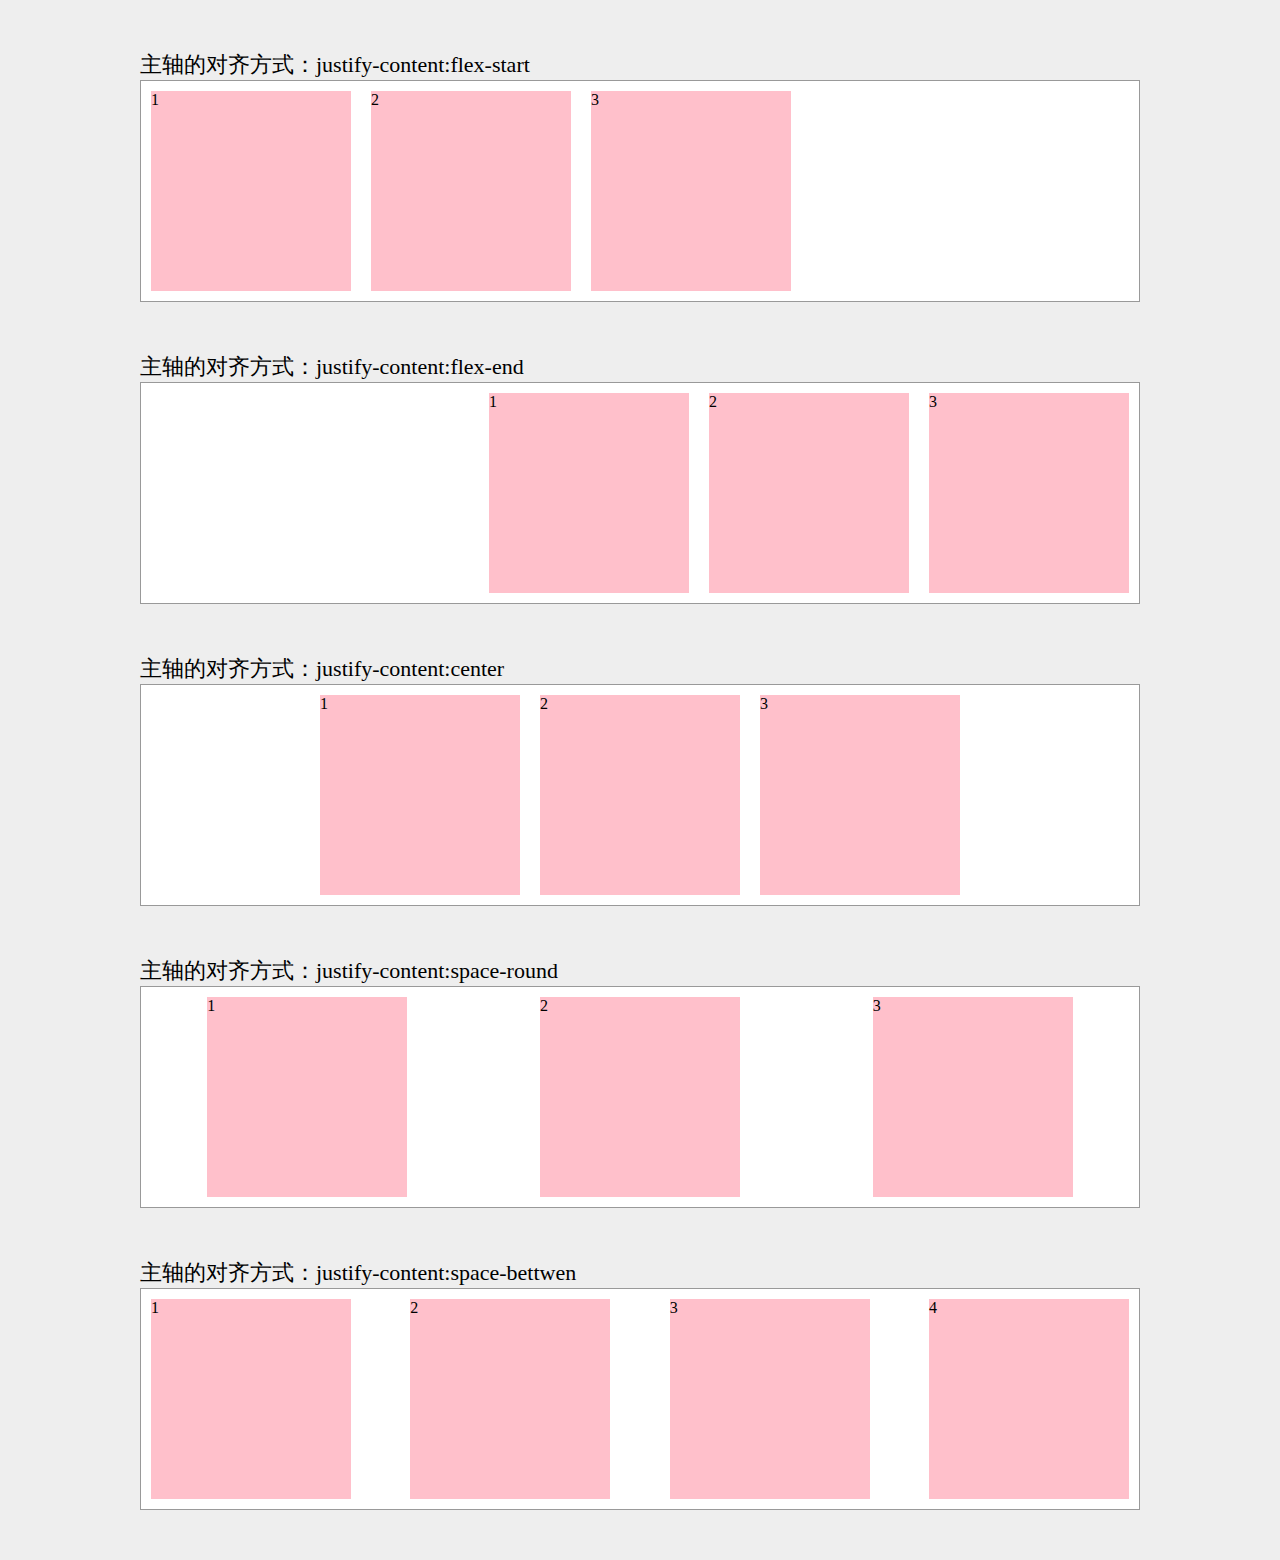
<file: 01 HTML和CSS/flex布局/demo1.html>
<!DOCTYPE html>
<html lang="en">
<head>
  <meta charset="UTF-8">
  <meta http-equiv="X-UA-Compatible" content="IE=edge">
  <meta name="viewport" content="width=device-width, initial-scale=1.0">
  <title>Document</title>
  <style>
    * {
      margin: 0;
      padding: 0;
      list-style: none;
    }
    body {
      background-color: #eee;
      font-family: "Microsoft Yahei";
    }
    section {
      width: 1000px;
      margin: 50px auto;
    }
    section h3 {
      font-size: 22px;
      font-weight: normal;
    }
    
    ul {
      background-color: #fff;
      border: 1px solid #999;
      display: flex;
    }
    ul li {
      width: 200px;
      height: 200px;
      background-color: pink;
      margin: 10px;
    }

    section:nth-child(1) ul{
        /* 主轴对齐方式：从主轴开始的方向对齐*/
        justify-content: flex-start;
    }

    section:nth-child(2) ul{
        /* 主轴对齐方式：从主轴结束的方向对齐*/
        justify-content: flex-end;
    }

    section:nth-child(3) ul{
        /* 主轴对齐方式：居中对齐*/
        justify-content: center;
    }

    section:nth-child(4) ul{
        /* 主轴对齐方式：在父盒子中平分*/
        justify-content: space-around;

        }

    section:nth-child(5) ul{
        /* 主轴对齐方式：两端对齐 平分*/
        justify-content: space-between;
    }

  </style>
</head>
<body>
  <section>
    <h3>主轴的对齐方式：justify-content:flex-start</h3>
    <ul>
      <li>1</li>
      <li>2</li>
      <li>3</li>
    </ul>
  </section>

  <section>
    <h3>主轴的对齐方式：justify-content:flex-end</h3>
    <ul>
      <li>1</li>
      <li>2</li>
      <li>3</li>
    </ul>
  </section>

  <section>
    <h3>主轴的对齐方式：justify-content:center</h3>
    <ul>
        <li>1</li>
        <li>2</li>
        <li>3</li>
    </ul>
</section>

<section>
    <h3>主轴的对齐方式：justify-content:space-round</h3>
    <ul>
        <li>1</li>
        <li>2</li>
        <li>3</li>
    </ul>
</section>

<section>
    <h3>主轴的对齐方式：justify-content:space-bettwen</h3>
    <ul>
        <li>1</li>
        <li>2</li>
        <li>3</li>
        <li>4</li>
    </ul>
</section>


</body>
</html>
</file>
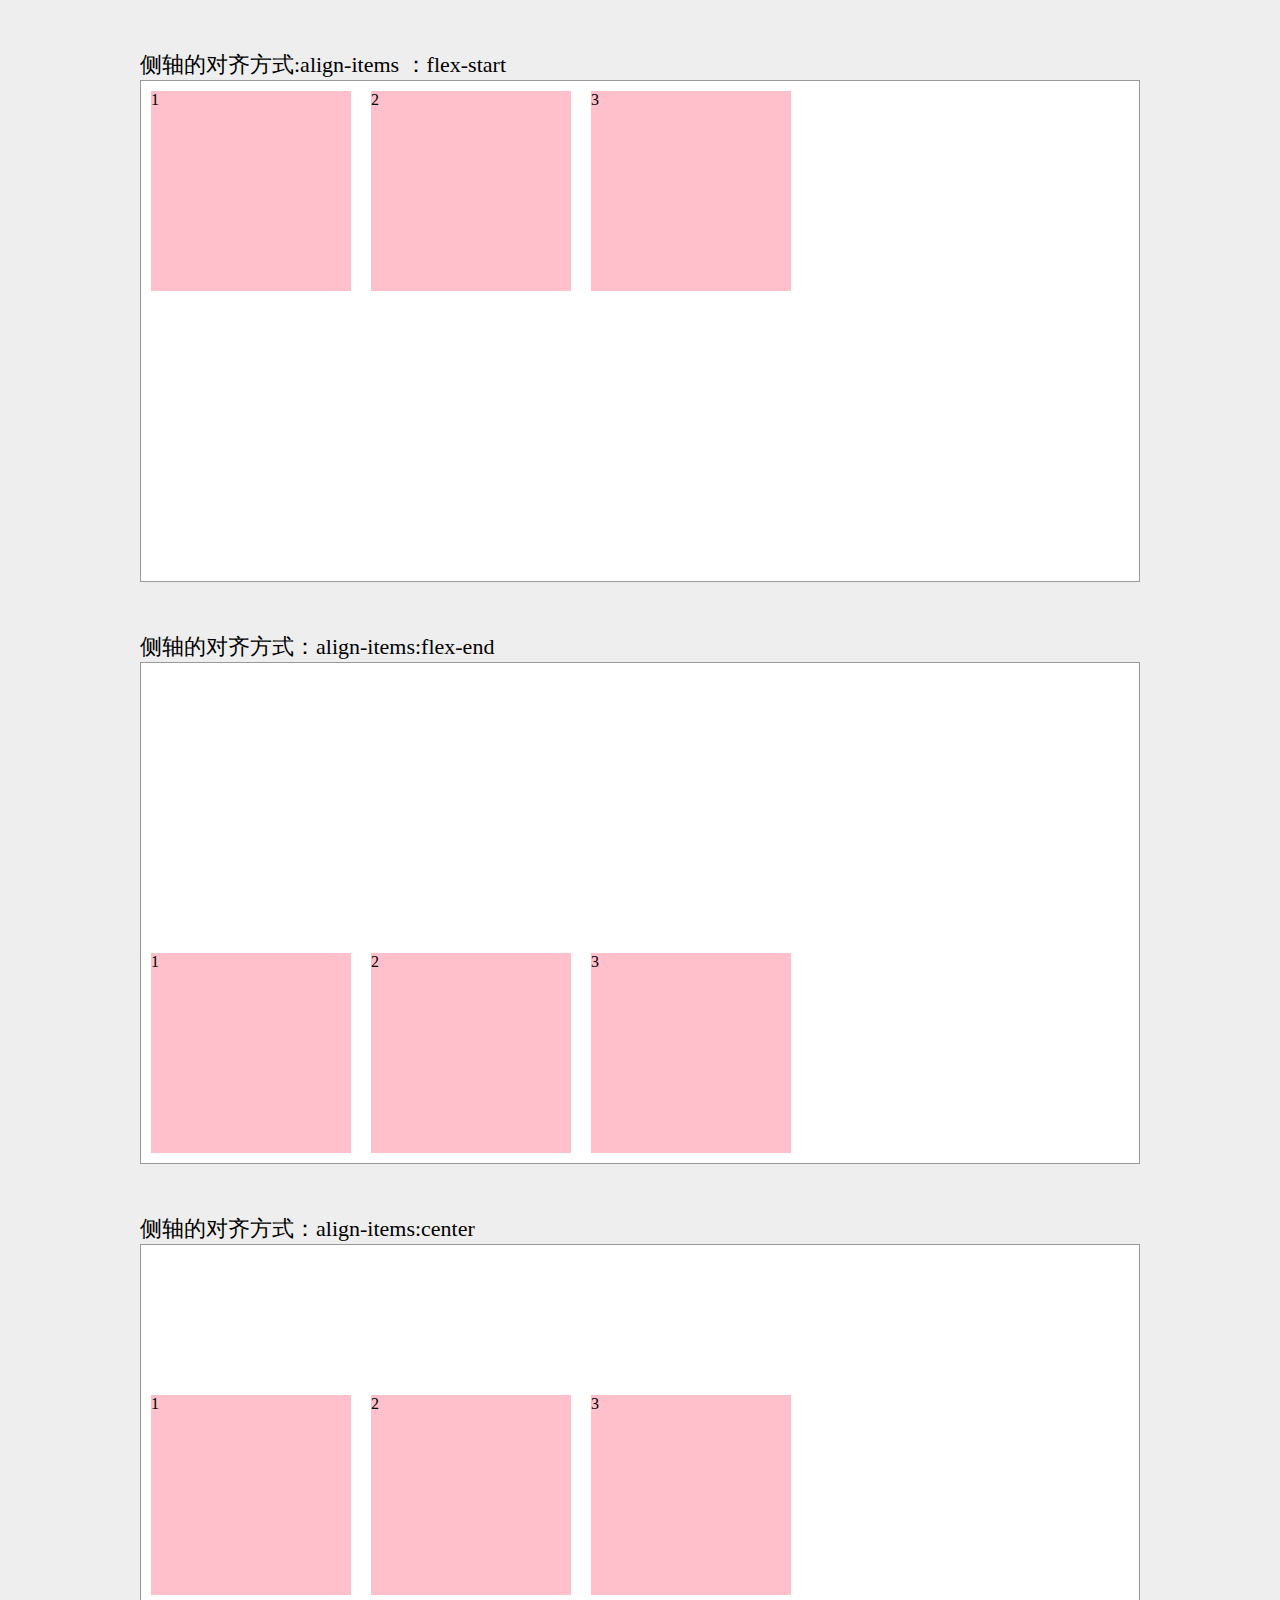
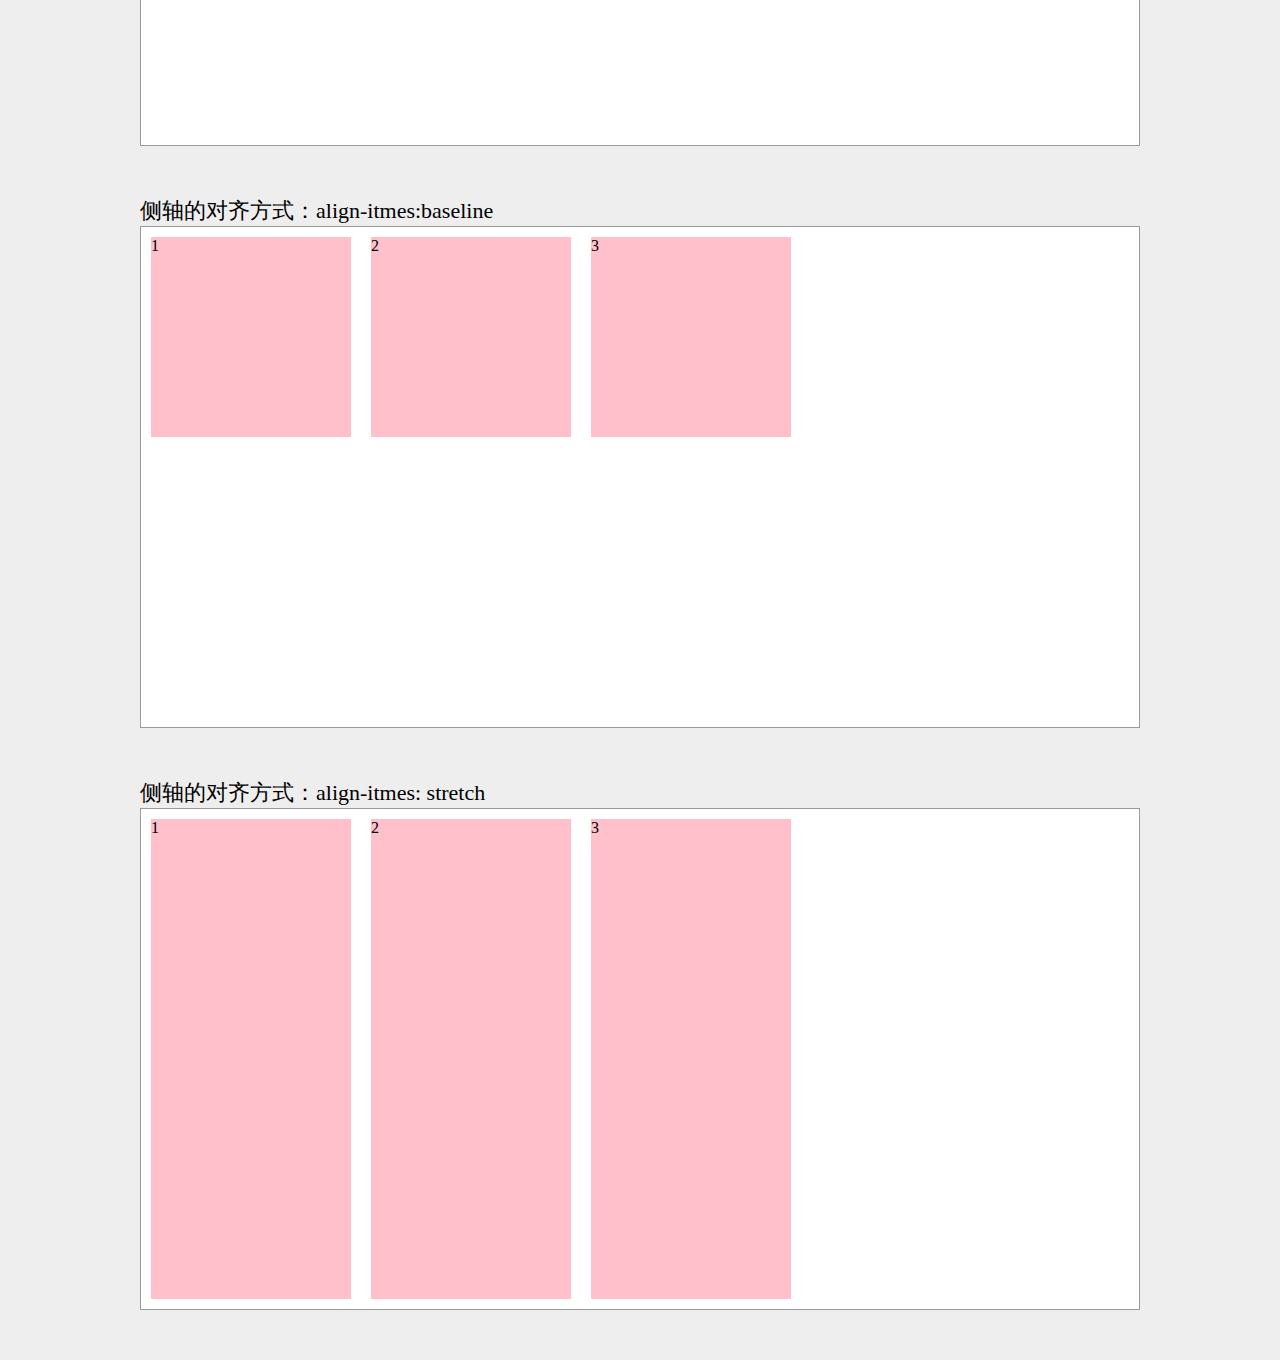
<file: 01 HTML和CSS/flex布局/demo2.html>
<!DOCTYPE html>
<html>
<head lang="en">
    <meta charset="UTF-8">
    <title></title>
    <style>
        *{
            margin: 0;
            padding: 0;
            list-style:none;
        }
        body{
            background-color: #eee;
            font-family: "Microsoft Yahei";

        }
        section{
            width: 1000px;
            margin:50px auto;
        }
        section h3{
            font-size:22px;
            font-weight: normal;
        }

        ul{
            border: 1px solid #999;
            background-color: #fff;
            display: flex;
            height:500px;

        }

        ul li{
            width: 200px;
            height: 200px;
            background: pink;
            margin:10px;

        }

        section:nth-child(1) ul{
            /* 侧轴对齐方式 ：从侧轴开始的方向对齐*/
            align-items:flex-start;
        }

        section:nth-child(2) ul{
            /* 侧轴对齐方式 ：从侧轴结束的方向对齐*/
            align-items:flex-end;
        }

        section:nth-child(3) ul{
            /* 侧轴对齐方式 ：居中*/
            align-items:center;
        }

        section:nth-child(4) ul{
            /* 侧轴对齐方式 ：基线 默认同flex-start*/
            align-items:baseline;
        }

        section:nth-child(5) ul{
            /* 侧轴对齐方式 ：拉伸*/
            align-items:stretch;

        }

        section:nth-child(5) ul li{
            height:auto;
        }


    </style>
</head>
<body>
<section>
    <h3>侧轴的对齐方式:align-items ：flex-start</h3>
    <ul>
        <li>1</li>
        <li>2</li>
        <li>3</li>
    </ul>
</section>

<section>
    <h3>侧轴的对齐方式：align-items:flex-end</h3>
    <ul>
        <li>1</li>
        <li>2</li>
        <li>3</li>
    </ul>
</section>

<section>
    <h3>侧轴的对齐方式：align-items:center</h3>
    <ul>
        <li>1</li>
        <li>2</li>
        <li>3</li>
    </ul>
</section>

<section>
    <h3>侧轴的对齐方式：align-itmes:baseline</h3>
    <ul>
        <li>1</li>
        <li>2</li>
        <li>3</li>
    </ul>
</section>

<section>
    <h3>侧轴的对齐方式：align-itmes: stretch</h3>
    <ul>
        <li>1</li>
        <li>2</li>
        <li>3</li>
    </ul>
</section>
</body>
</html>
</file>
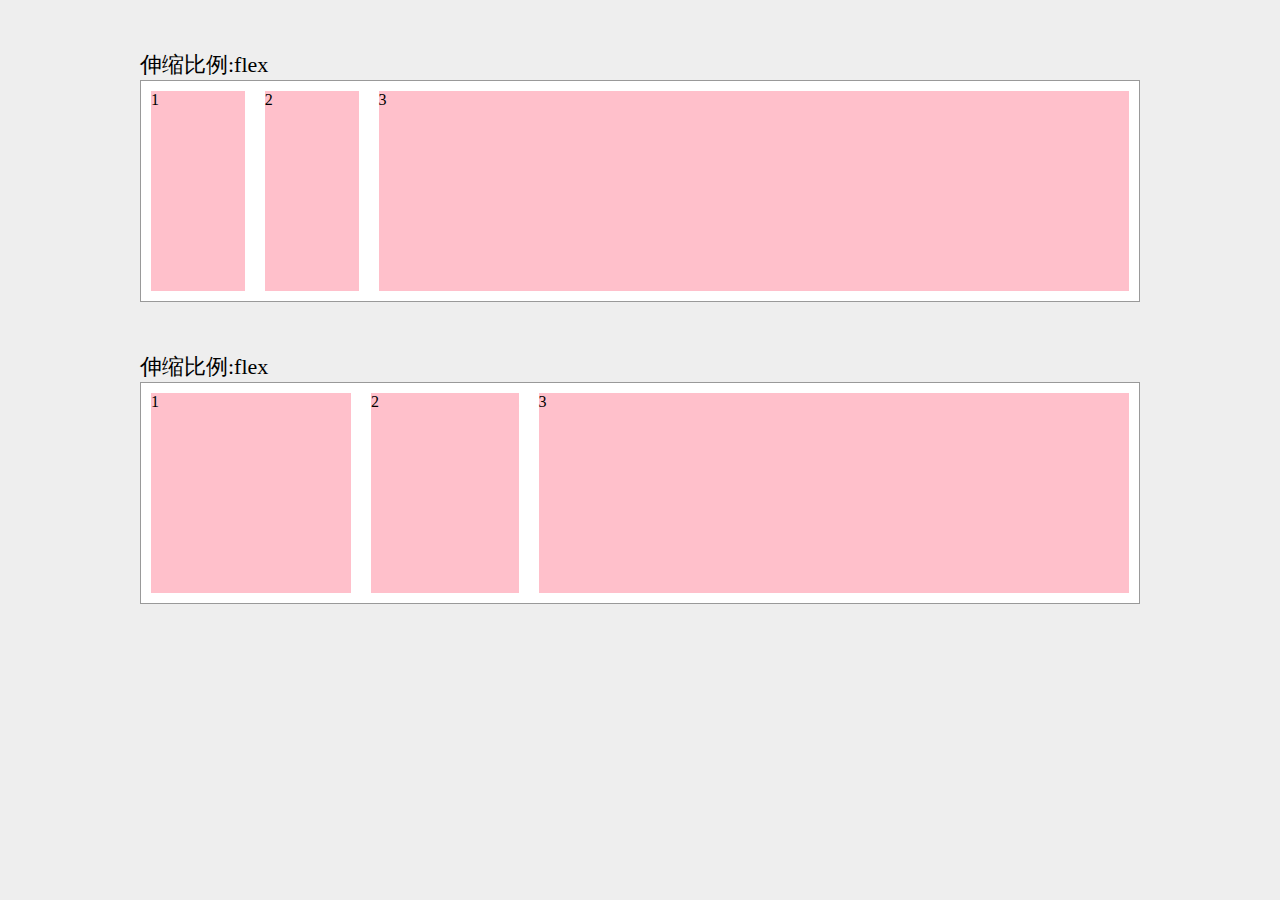
<file: 01 HTML和CSS/flex布局/demo3.html>
<!DOCTYPE html>
<html>
<head lang="en">
    <meta charset="UTF-8">
    <title></title>
    <style>
        *{
            margin: 0;
            padding: 0;
            list-style:none;
        }
        body{
            background-color: #eee;
            font-family: "Microsoft Yahei";

        }
        section{
            width: 1000px;
            margin:50px auto;
        }
        section h3{
            font-size:22px;
            font-weight: normal;
        }

        ul{
            border: 1px solid #999;
            background-color: #fff;
            display: flex;

        }

        ul li{
            width: 200px;
            height: 200px;
            background: pink;
            margin:10px;

        }

        section:nth-child(1) ul li:nth-child(1){
            flex:1;
        }

        section:nth-child(1) ul li:nth-child(2){
            flex:1;
        }

        section:nth-child(1) ul li:nth-child(3){
            flex:8;
        }

        section:nth-child(2) ul li:nth-child(1){
            /* flex:1; */
        }

        section:nth-child(2) ul li:nth-child(2){
            flex:1;
        }

        section:nth-child(2) ul li:nth-child(3){
           flex:4;
        }


    </style>
</head>
<body>
<section>
    <h3>伸缩比例:flex</h3>
    <ul>
        <li>1</li>
        <li>2</li>
        <li>3</li>
    </ul>
</section>

<section>
    <h3>伸缩比例:flex</h3>
    <ul>
        <li>1</li>
        <li>2</li>
        <li>3</li>
    </ul>
</section>


</body>
</html>
</file>
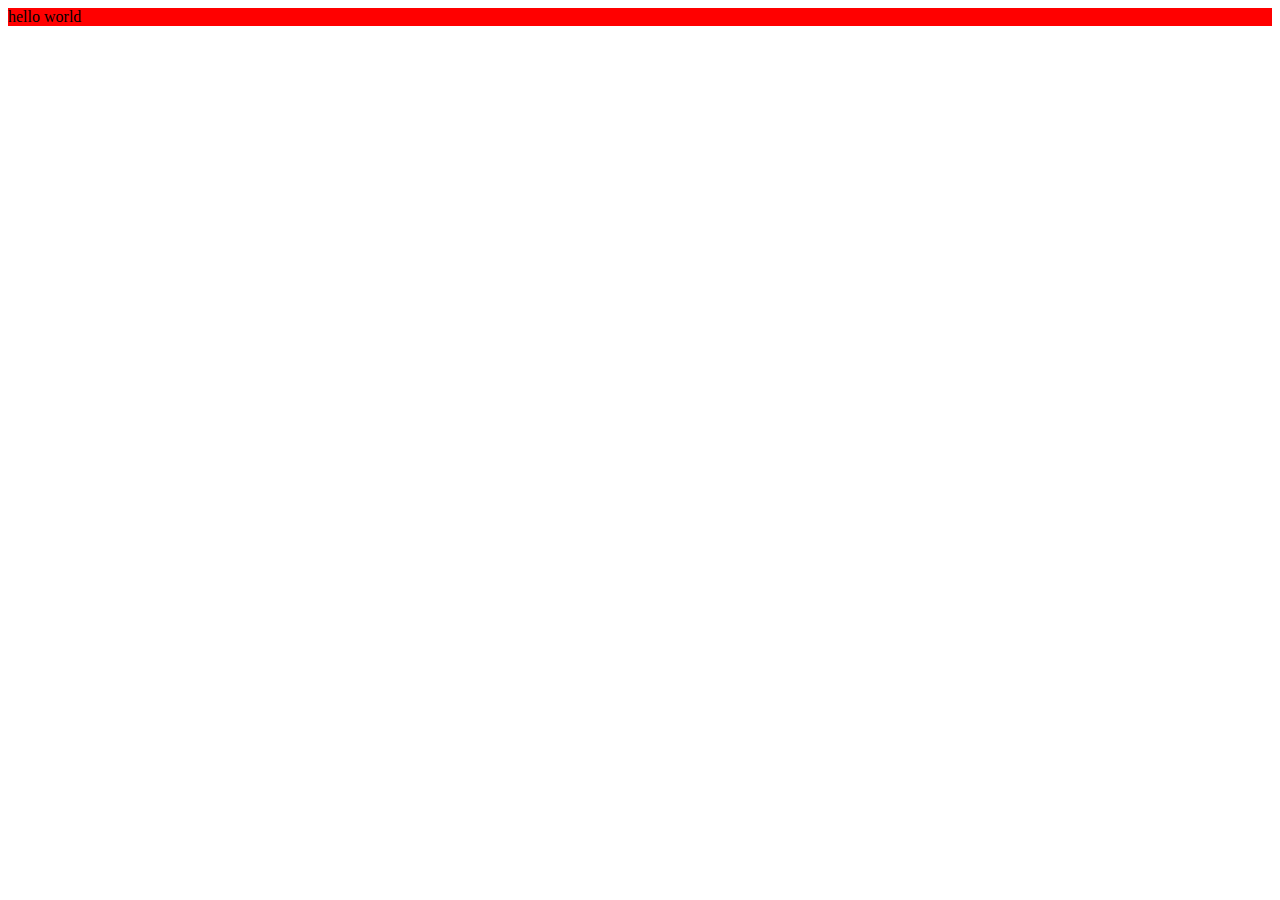
<file: 01 HTML和CSS/css/01修复网站显示问题/demo.html>
<!DOCTYPE html>
<html lang="en">
<head>
  <meta charset="UTF-8">
  <meta http-equiv="X-UA-Compatible" content="IE=edge">
  <meta name="viewport" content="width=device-width, initial-scale=1.0">
  <title>Document</title>
  <!-- 2.嵌入方式 -->
  <!-- <style>
    .content {
      background-color: blue;
    }
  </style> -->
  <!-- 3.链接方式（最推荐） -->
  <!-- <link rel="stylesheet" href="demo.css"> -->
  <!-- 4.导入方式 -->
  <style>
    @import url(demo.css);
  </style>
</head>
<body>
    <!-- 1.内联方式 -->
    <!-- <div style="background-color: red;">hello world</div> -->
    <div class="content">hello world</div>
</body>
</html>
</file>
<file: 01 HTML和CSS/css/03制作网站首页/css/style.css>
/* TODO:补充样式代码 */
/* a {
  text-decoration: none;
  color: #000000;
}
li{
  list-style: none;
}
body {
  width: 960px;
  margin: auto;
}
.navbox {
  width: auto;
  height: 78px;
}
.navbox h1{
  float: left;
}
.navbox .navright {
  float: right;
}
.navbox .navright a{
  display: inline-block;
  width: 120px;
  height: 32px;
  line-height: 32px;
  text-align: center;
  color: #0099F2;
  background-color: #F0F9FF;
}
.banner{
  width:960px;
  background-color: #008bed;
}
.container{
  border: 1px solid #999;
  display: flex;
  justify-content: space-between;
}
.content h2{
  font-size: 40px;
  line-height: 40px;
  color: #fdfdfd;
}
.content .info{
  font-size: 16px;
  line-height: 26px;
  color:#99d1f8;
}
.tabtitle{
  width:960px;
  height:100px;
}
.tabtitle h3{
  float: left;
  font-size:24px;
  color:#000000;
}
.tabtitle h4{
  float: right;
  font-size:24px;
  color: #cccccc;
}
.list {
  width: 960px; 
  height: 100%; 
  margin: 0 auto; 
  background-color: #f9f9f9;
}
.list ul{ 
  margin:0px; 
  padding:0px;
} 

.list li{
  padding:29px; 
  float:left;
}
.list li img{
  width:260px;
  height: 260px;
}
.list li p{
  color: #333333;
  font-size: 14px; 
}
.list{ 
  width: 960px; 
  height: 100%; 
  margin: 0 auto; 
  background-color: #f9f9f9;
} 
.more{
  clear: both;
  background-color: #e8eef2;
  color:#59abdf;
  text-align: center;
  font-size:20px;
  line-height: 62px;
}
.more a{
  color: #59abdf;
}
.footerBox{
  display: flex;
  height: 265px;
  margin-top:30px;
  justify-content: space-around;
  background-color: #e5e5e5;
}
.footerL{
  width:710px;
  height: 210px;
  margin-top:32px;
}
.footerL p{
  font-size:14px;
  line-height: 25px;
  margin-bottom:15px;
  color:#000000;
}
.footerR img{
  width: 141px;
  height: 152px;
  margin-top:30px;
} */
</file>
<file: 01 HTML和CSS/css/04给页面化个妆/css/style.css>
* {
  box-sizing: border-box;
  margin: 0;
  padding: 0;
}
body {
  background-image: url('../images/background-pic.jpeg');
  background-size: cover;
  color: #fff;
  height: 945;
  width: 1920;
}
.nav-bar {
  display: flex;
  align-items: center;
  justify-content: flex-end;
}
.nav-bar img {
  height: 50px;
  width: 50px;
  border-radius: 50%;
  margin: 15px;
}

/* TODO:补充样式代码 */
/* .content {
  position: relative;
  display: flex;
  justify-content: center;
  margin-top: 200px;
}
.form {
  display: flex;
  flex-direction: column;
  padding-top: 115px;
  height: 600px;
  width: 450px;
  text-align: center; 
  background-color: rgb(0,0,0,.45);
  border-radius: 10px;
}
h2 {
  font-size: 45px;
  font-weight: 800;
}
.content img {
  position: absolute;
  top: -84px;
  width: 200px;
  height: 200px;
  border-radius: 50%;
}
form {
  margin-top: 40px;
}
.btns {
  margin-top: 10px;
}
button {
  width: 80px;
  height: 30px;
  border-color: #041c23;
  margin: 5px;
  background-color: #2d4263;
  font-size: 16px;
  color: white;
}
input {
  width: 300px;
  font-size: 20px;
  margin: 10px 0;
  border: 5px solid transparent;
  border-radius: 5px;
}
.text {
  position: absolute;
  bottom: 200px;
  left: 50%;
  margin-left: -55px;
}
.text a {
  text-decoration: none;
  color: white;
} */
</file>
<file: 01 HTML和CSS/flex布局/02个人博客/index.css>
/* TODO:banner 上的文字 需要居中显示 */
.home-wrapper .banner .banner-conent .hero {
  margin-top: 3rem;
  /*TODO：补充的代码*/
  /* text-align: center; */
}

/* TODO: main-wrapper 通过设置main-wrapper 布局方式 让.main-left  .main-right 正确显示 */
.main-wrapper {
  /*TODO：补充的代码*/
  /* display: flex; */
  margin: 1.5rem auto 0 auto;
  max-width: 1100px;
  padding: 0 0.9rem;
  box-sizing: border-box;
  position: relative;
}

/*/* TODO 宽度自适应 居左显示 */
.main-wrapper .main-left {
  /*TODO：补充的代码*/
  /* flex: 1; */
}

/* 宽 245px 居右显示 */
.main-wrapper .main-right>* {
  box-sizing: border-box;
  width: 245px;
}

/* 以下代码不需要修改 */

.navbar .links {
  padding-left: 1.5rem;
  box-sizing: border-box;
  white-space: nowrap;
  font-size: 0.9rem;
  position: absolute;
  right: 1.5rem;
  top: 0.7rem;
  display: flex;
}

.nav-links .nav-item {
  position: relative;
  margin-left: 1.5rem;
  line-height: 2rem;
  color: var(--textColor);
  display: inline-block;
}

.blogger-wrapper .avatar {
  width: 100%;
  overflow: hidden;
}

.card-box {
  box-shadow: 0 1px 2px 0 rgb(0 0 0 / 10%);
  transition: box-shadow 0.5s;
}

.blogger-wrapper .avatar img {
  width: 100%;
  height: 100%;
}

.banner {
  background: rgb(17, 130, 182);
}

.theme-mode-dark {
  --bodyBg: #27272b;
  --mainBg: #1e1e22;
  --sidebarBg: rgba(30, 30, 34, 0.8);
  --blurBg: rgba(30, 30, 34, 0.8);
  --textColor: #000000;
  --textLightenColor: #0085ad;
  --borderColor: #2c2c3a;
  --codeBg: #252526;
  --codeColor: #fff;
}

.theme-container {
  color: var(--textColor);
  min-height: 100vh;
}

.article-list .article-title {
  border-bottom: 1px solid var(--borderColor);
  font-size: 1.3rem;
  padding: 1rem;
}

.nav-links .repo-link {
  margin-left: 1.5rem;
  color: var(--textColor);
}

.navbar a,
.navbar span,
.navbar img {
  display: inline-block;
}

.nav-links a {
  line-height: 1.4rem;
  color: inherit;
}

.navbar .links .search-box {
  flex: 0 0 auto;
  vertical-align: top;
}

.search-box {
  display: inline-block;
  position: relative;
  margin-right: 1rem;
}

.avbar {
  padding: 0.7rem 1.5rem;
  line-height: 2.2rem;
  transition: transform 0.3s;
}

.navbar {
  z-index: 20;
  top: 0;
  left: 0;
  right: 0;
  height: 3.6rem;
  box-sizing: border-box;
  box-shadow: 0 2px 5px rgb(0 0 0 / 6%);
}

body .search-box input {
  background-color: transparent;
  color: var(--textColor);
  border: 1px solid var(--borderColor, #ccc);
}

.article-list .article-wrapper {
  overflow: hidden;
}

.article-list .article-wrapper dl {
  border-bottom: 1px dotted var(--borderColor);
  float: left;
  display: flex;
  padding: 8px 0;
  margin: 0;
  height: 45px;
  width: 100%;
}

header {
  display: block;
}

.home-wrapper .banner {
  width: 100%;
  min-height: 450px;
  color: #fff;
  position: relative;
  overflow: hidden;
}

.article-list .article-wrapper dl dt a {
  color: var(--textColor);
  flex: 1;
  display: flex;
  height: 45px;
  align-items: center;
  font-weight: normal;
}

.article-list .article-wrapper dl dt {
  flex: 1;
  display: flex;
}

.article-list .article-wrapper dl dd {
  font-size: 1.1rem;
  color: #f17229;
  width: 50px;
  text-align: center;
  margin: 0;
  line-height: 45px;
}

dd {
  display: block;
  margin-inline-start: 40px;
}

.article-list .article-wrapper dl dt .date {
  width: 50px;
  margin-right: 15px;
  color: #999;
  text-align: right;
  font-size: 0.9rem;
  line-height: 45px;
}

.search-box input {
  cursor: text;
  width: 10rem;
  height: 2rem;
  color: #4e6e8e;
  display: inline-block;
  border: 1px solid #cfd4db;
  border-radius: 2rem;
  font-size: 0.9rem;
  line-height: 2rem;
  padding: 0 0.5rem 0 2rem;
  outline: none;
  transition: all 0.2s ease;
}

a,
input,
button {
  outline: none;
  -webkit-tap-highlight-color: rgba(255, 255, 255, 0);
  -webkit-focus-ring-color: rgba(0, 0, 0, 0);
}

.home-wrapper .main-wrapper {
  margin-top: 2rem;
}

.home-wrapper .main-wrapper .main-left .card-box {
  margin-bottom: 0.9rem;
}

.article-list {
  padding: 1rem 2rem;
}

.main-wrapper .main-right .card-box {
  margin: 0 0 0.9rem 0.9rem;
  padding-top: 0.95rem;
  padding-bottom: 0.95rem;
}

.blogger-wrapper {
  height: auto;
  display: inline-table;
  padding-top: 0 !important;
  overflow: hidden;
}

.categories-wrapper .categories {
  margin-top: 0.6rem;
}

.categories-wrapper .categories a {
  display: block;
  padding: 8px 0.95rem 7px 0.95rem;
  color: var(--textColor);
  opacity: 0.8;
  font-size: 0.95rem;
  line-height: 0.95rem;
  position: relative;
  transition: all 0.2s;
  border-left: 2px solid transparent;
  margin-top: -1px;
  overflow: hidden;
  white-space: nowrap;
  text-overflow: ellipsis;
}

a {
  font-weight: 500;
  color: #11a8cd;
  text-decoration: none;
}

a,
input,
button {
  outline: none;
  -webkit-tap-highlight-color: rgba(255, 255, 255, 0);
  -webkit-focus-ring-color: rgba(0, 0, 0, 0);
}

.categories-wrapper .categories a span {
  float: right;
  background-color: var(--textColor);
  color: #fff;
  border-radius: 8px;
  padding: 0 0.13rem;
  min-width: 1rem;
  height: 1rem;
  line-height: 1rem;
  font-size: 0.6rem;
  text-align: center;
  opacity: 0.6;
  transition: opacity 0.3s;
}

.blogger-wrapper .blogger {
  padding: 0.3rem 0.95rem 0 0.95rem;
}

.blogger-wrapper .blogger .name {
  font-size: 1.3rem;
  display: block;
  margin-bottom: 6px;
}

.blogger-wrapper .blogger .slogan {
  color: var(--textColor);
}

.blogger-wrapper .blogger .name {
  color: var(--textColor);
}

.categories-wrapper .title {
  color: var(--textColor);
  opacity: 0.9;
  font-size: 1.2rem;
  padding: 0 0.95rem;
}

.navbar {
  padding: 0.7rem 1.5rem;
  line-height: 2.2rem;
  transition: transform 0.3s;
}

.navbar a,
.navbar img,
.navbar span {
  display: inline-block;
}
</file>
<file: 01 HTML和CSS/flex布局/03水果摆盘/index.css>
/* TODO：待补充代码 */
.yellow {
	/* display: flex;
	order: 1;
	align-self: flex-end; */
}


/* 以下代码不需要修改 */
#board {
	position: sticky;
	top: 0;
	width: 50vw;
	height: 50vw;
	min-width: 300px;
	min-height: 300px;
	max-width: 100vh;
	max-height: 100vh;
	overflow: hidden;
}

#pond {
	z-index: 20;
}

#pond, #background {
	display: flex;
	position: absolute;
	top: 0;
	left: 0;
	width: 100%;
	height: 100%;
	padding: 1em;
}

.lilypad, .frog {
	position: relative;
	width: 20%;
	height: 20%;
	overflow: hidden;

}


.frog.green .bg {
	background-image: url(./img/1.png);
}

.frog.yellow .bg {
	background-image: url(./img/2.png);
}

.frog .bg {
	background-size: 60% 60%;
}

.lilypad .bg, .frog .bg {
	width: 100%;
	height: 100%;
	background-position: center center;
	background-size: contain;
	background-repeat: no-repeat;
}

.animated.infinite {
	-webkit-animation-iteration-count: infinite;
	animation-iteration-count: infinite;
}

.pulse {
	-webkit-animation-name: pulse;
	animation-name: pulse;
}

.animated {
	-webkit-animation-duration: 1s;
	animation-duration: 1s;
	-webkit-animation-fill-mode: both;
	animation-fill-mode: both;
}

.lilypad.green .bg {
	border-radius: 50%;
	background: #9B100A;
	opacity: 0.5;
}



.lilypad .bg, .frog .bg {
	width: 100%;
	height: 100%;
	background-position: center center;
	background-size: contain;
	background-repeat: no-repeat;
}

* {
	box-sizing: border-box;
}

.lilypad.yellow .bg {
	border-radius: 50%;
	background: #863A1B;
	opacity: 0.5;

}
</file>
<file: 01 HTML和CSS/css/01修复网站显示问题/demo.css>
.content {
  background-color: red;
}
</file>
